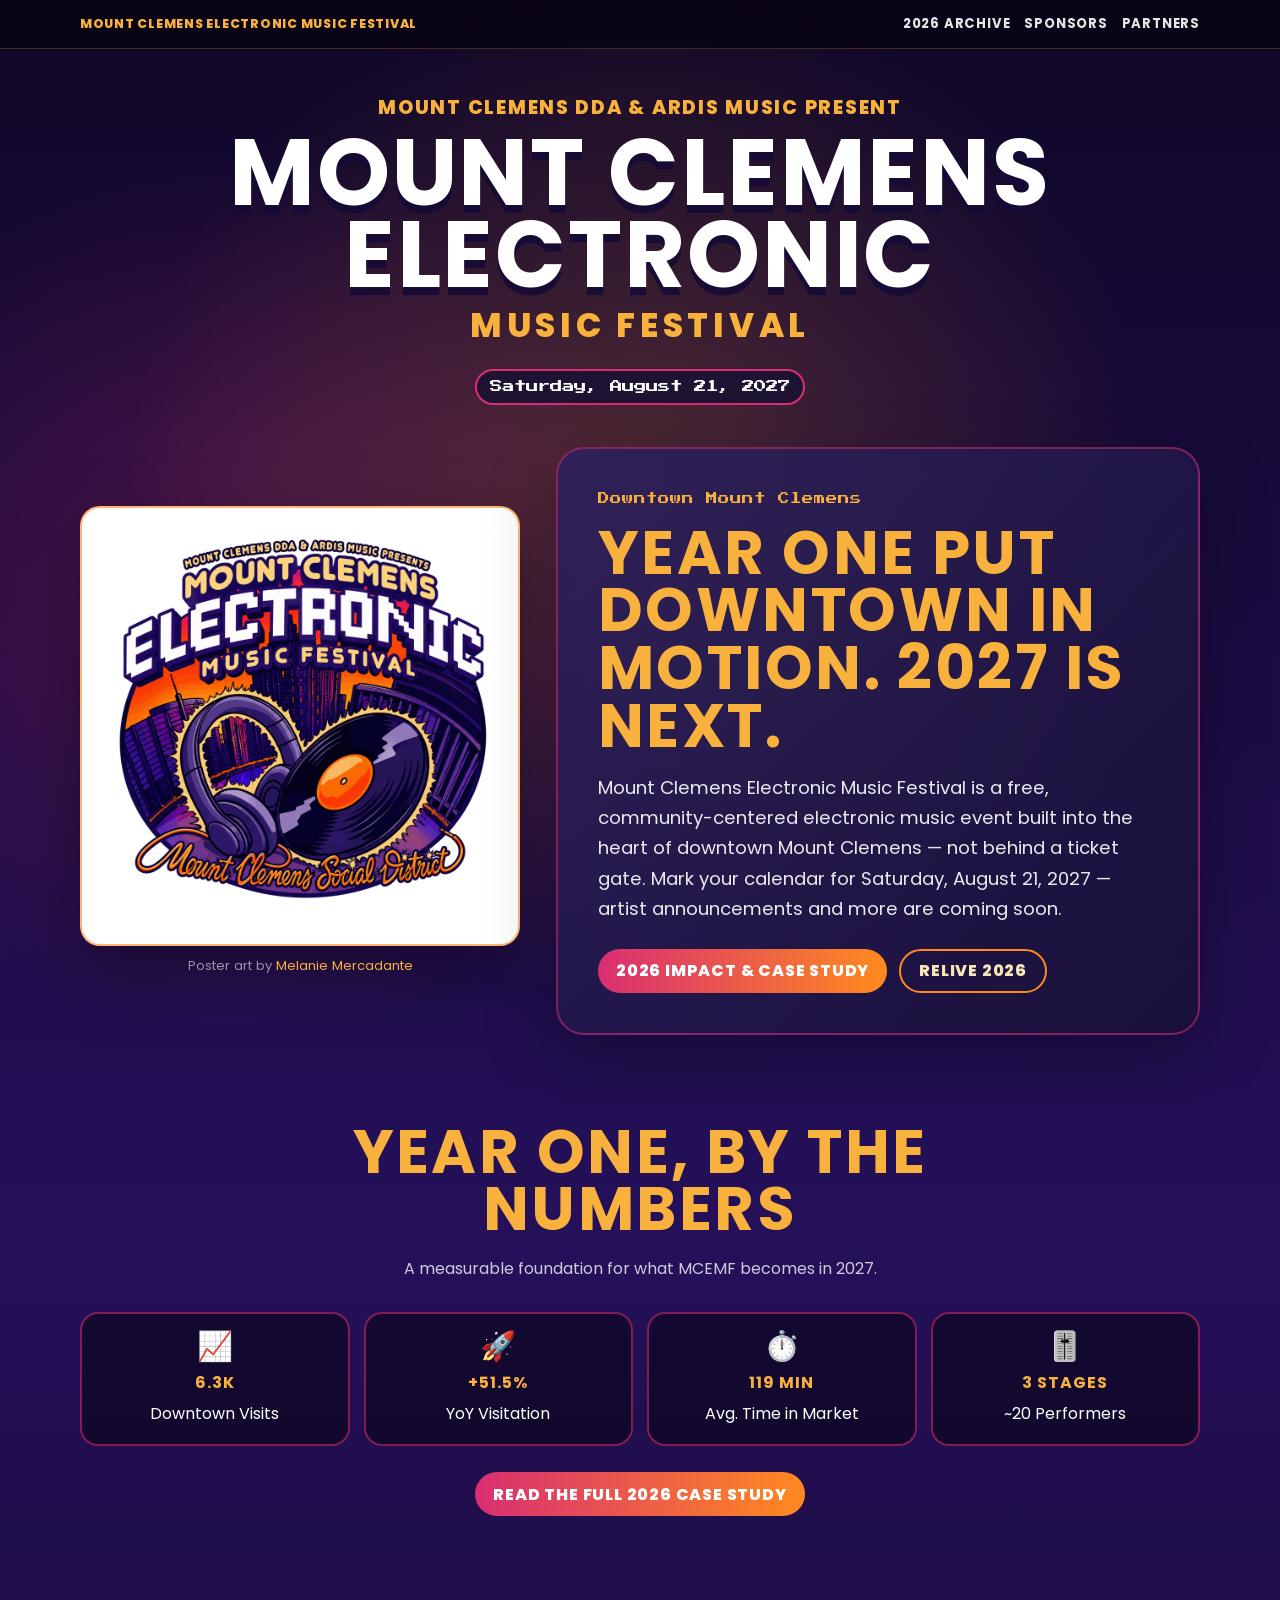
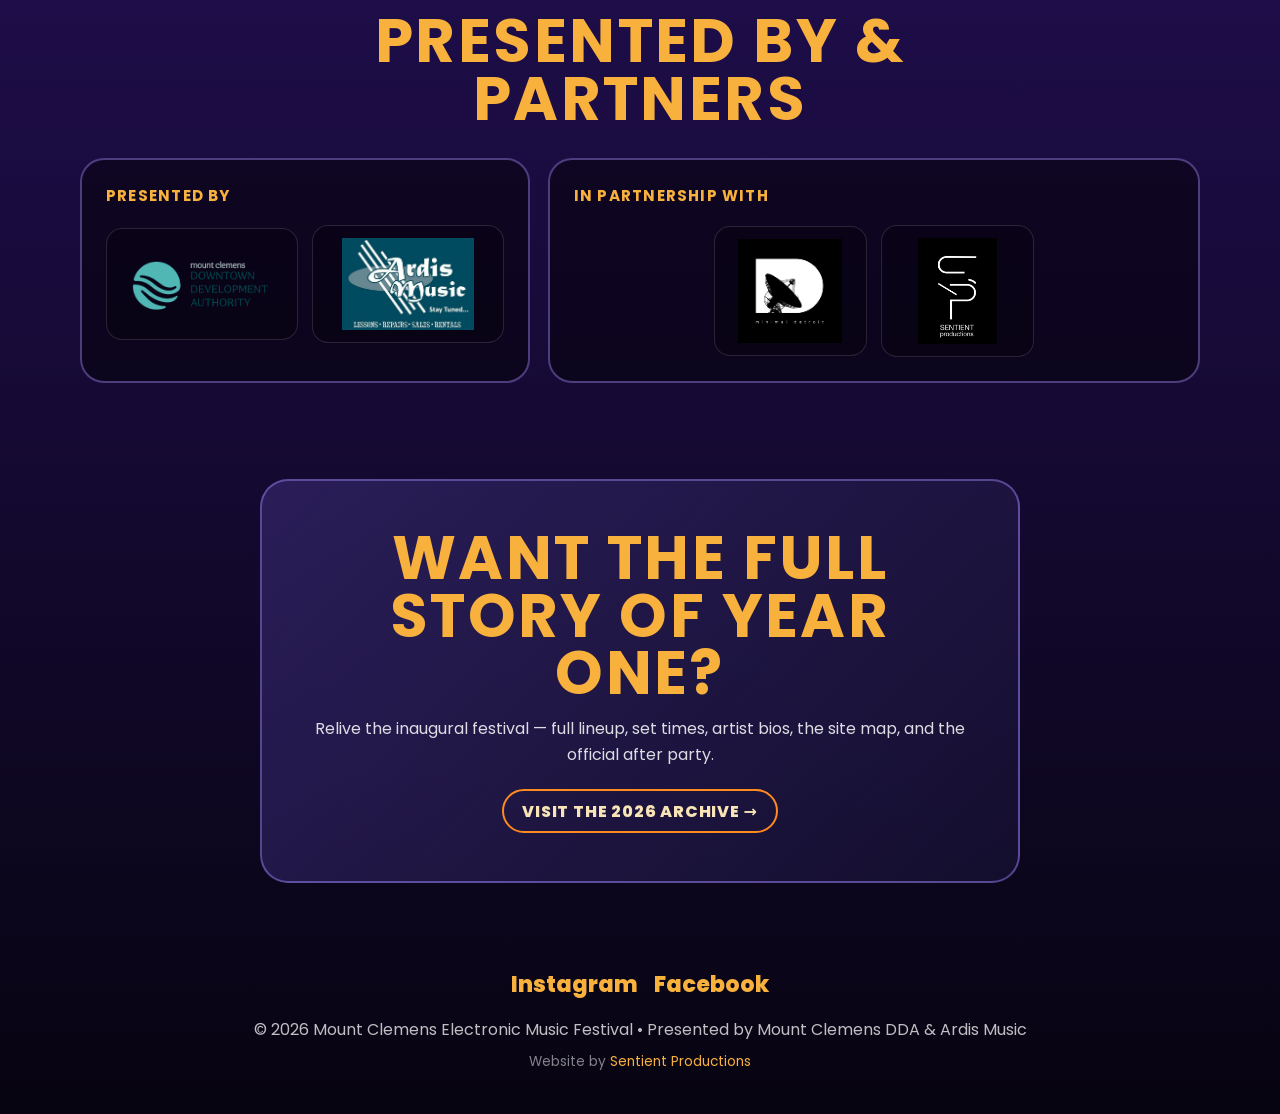
<file: index.html>
<!doctype html>
<html lang="en">
<head>
<meta charset="utf-8"><meta name="viewport" content="width=device-width, initial-scale=1">
<title>Mount Clemens Electronic Music Festival</title>
<meta name="description" content="Mount Clemens Electronic Music Festival returns Saturday, August 21, 2027. Free electronic music in downtown Mount Clemens, Michigan.">
<link rel="preconnect" href="https://fonts.googleapis.com"><link rel="preconnect" href="https://fonts.gstatic.com" crossorigin>
<link href="https://fonts.googleapis.com/css2?family=Poppins:wght@500;600;700;800&family=Press+Start+2P&display=swap" rel="stylesheet">
<link rel="icon" type="image/png" href="assets/logos/favicon-32.png"><link rel="apple-touch-icon" href="assets/logos/favicon-180.png"><link rel="stylesheet" href="assets/css/style.css">
<!-- Google tag (gtag.js) -->
<script async src="https://www.googletagmanager.com/gtag/js?id=G-82079Z3HRV"></script>
<script>
  window.dataLayer = window.dataLayer || [];
  function gtag(){dataLayer.push(arguments);}
  gtag('js', new Date());
  gtag('config', 'G-82079Z3HRV');
</script>
</head>
<body>
<div id="site-header"></div>
<header class="wrap"><div class="kicker">Mount Clemens DDA &amp; Ardis Music Present</div><h1>Mount Clemens<br>Electronic</h1><div class="subhead">Music Festival</div><div class="badges"><span class="badge">Saturday, August 21, 2027</span></div></header>
<main>
<section class="wrap hero" id="poster"><div><div class="poster-card poster-card-logo"><img src="assets/logos/mcemf-record-logo-color.png" alt="Mount Clemens Electronic Music Festival logo"></div><p class="poster-credit">Poster art by <a href="https://www.instagram.com/melmerkzartwerk" target="_blank" rel="noopener">Melanie Mercadante</a></p></div><div class="intro-card"><div class="eyebrow">Downtown Mount Clemens</div><h2>Year one put downtown in motion. 2027 is next.</h2><p>Mount Clemens Electronic Music Festival is a free, community-centered electronic music event built into the heart of downtown Mount Clemens &mdash; not behind a ticket gate. Mark your calendar for Saturday, August 21, 2027 &mdash; artist announcements and more are coming soon.</p><div class="cta-row"><a class="button" href="sponsors.html">2026 Impact &amp; Case Study</a><a class="button secondary" href="2026.html">Relive 2026</a></div></div></section>
<section class="wrap" id="recap-stats"><div class="section-head"><h2>Year One, By the Numbers</h2><p>A measurable foundation for what MCEMF becomes in 2027.</p></div><div class="info-strip"><div class="info-item"><div class="info-icon">📈</div><strong>6.3K</strong>Downtown Visits</div><div class="info-item"><div class="info-icon">🚀</div><strong>+51.5%</strong>YoY Visitation</div><div class="info-item"><div class="info-icon">⏱️</div><strong>119 min</strong>Avg. Time in Market</div><div class="info-item"><div class="info-icon">🎚️</div><strong>3 Stages</strong>~20 Performers</div></div><div class="cta-row" style="justify-content:center;margin-top:26px"><a class="button" href="sponsors.html">Read the Full 2026 Case Study</a></div></section>
<section class="wrap" id="partners"><div class="section-head"><h2>Presented By &amp; Partners</h2></div><div class="partners"><div class="partner-card"><h3>Presented By</h3><div class="logo-grid presented-grid"><a class="logo-link dda" href="https://downtownmountclemens.org/" target="_blank" rel="noopener"><img src="assets/logos/dda-logo.png" alt="Mount Clemens Downtown Development Authority logo"></a><a class="logo-link ardis" href="https://ardismusicstore.com/" target="_blank" rel="noopener"><img src="assets/logos/ardis-music-logo.jpg" alt="Ardis Music logo"></a></div></div><div class="partner-card"><h3>In Partnership With</h3><div class="logo-grid partnership-grid-2"><a class="logo-link minimal" href="https://www.facebook.com/groups/minimaldetroit/" target="_blank" rel="noopener"><img src="assets/logos/minimal-detroit-logo.jpg" alt="Minimal Detroit logo"></a><a class="logo-link sentient" href="https://www.sentientproductions.com/" target="_blank" rel="noopener"><img src="assets/logos/sentient-productions-logo.png" alt="Sentient Productions logo"></a></div></div></div></section>
<section class="wrap" id="archive-teaser"><div class="archive-teaser-card"><h2>Want the Full Story of Year One?</h2><p>Relive the inaugural festival &mdash; full lineup, set times, artist bios, the site map, and the official after party.</p><a class="button secondary" href="2026.html">Visit the 2026 Archive &rarr;</a></div></section>
</main>
<div id="site-footer"></div>
<script src="assets/js/include-partials.js"></script>
</body></html>
</file>
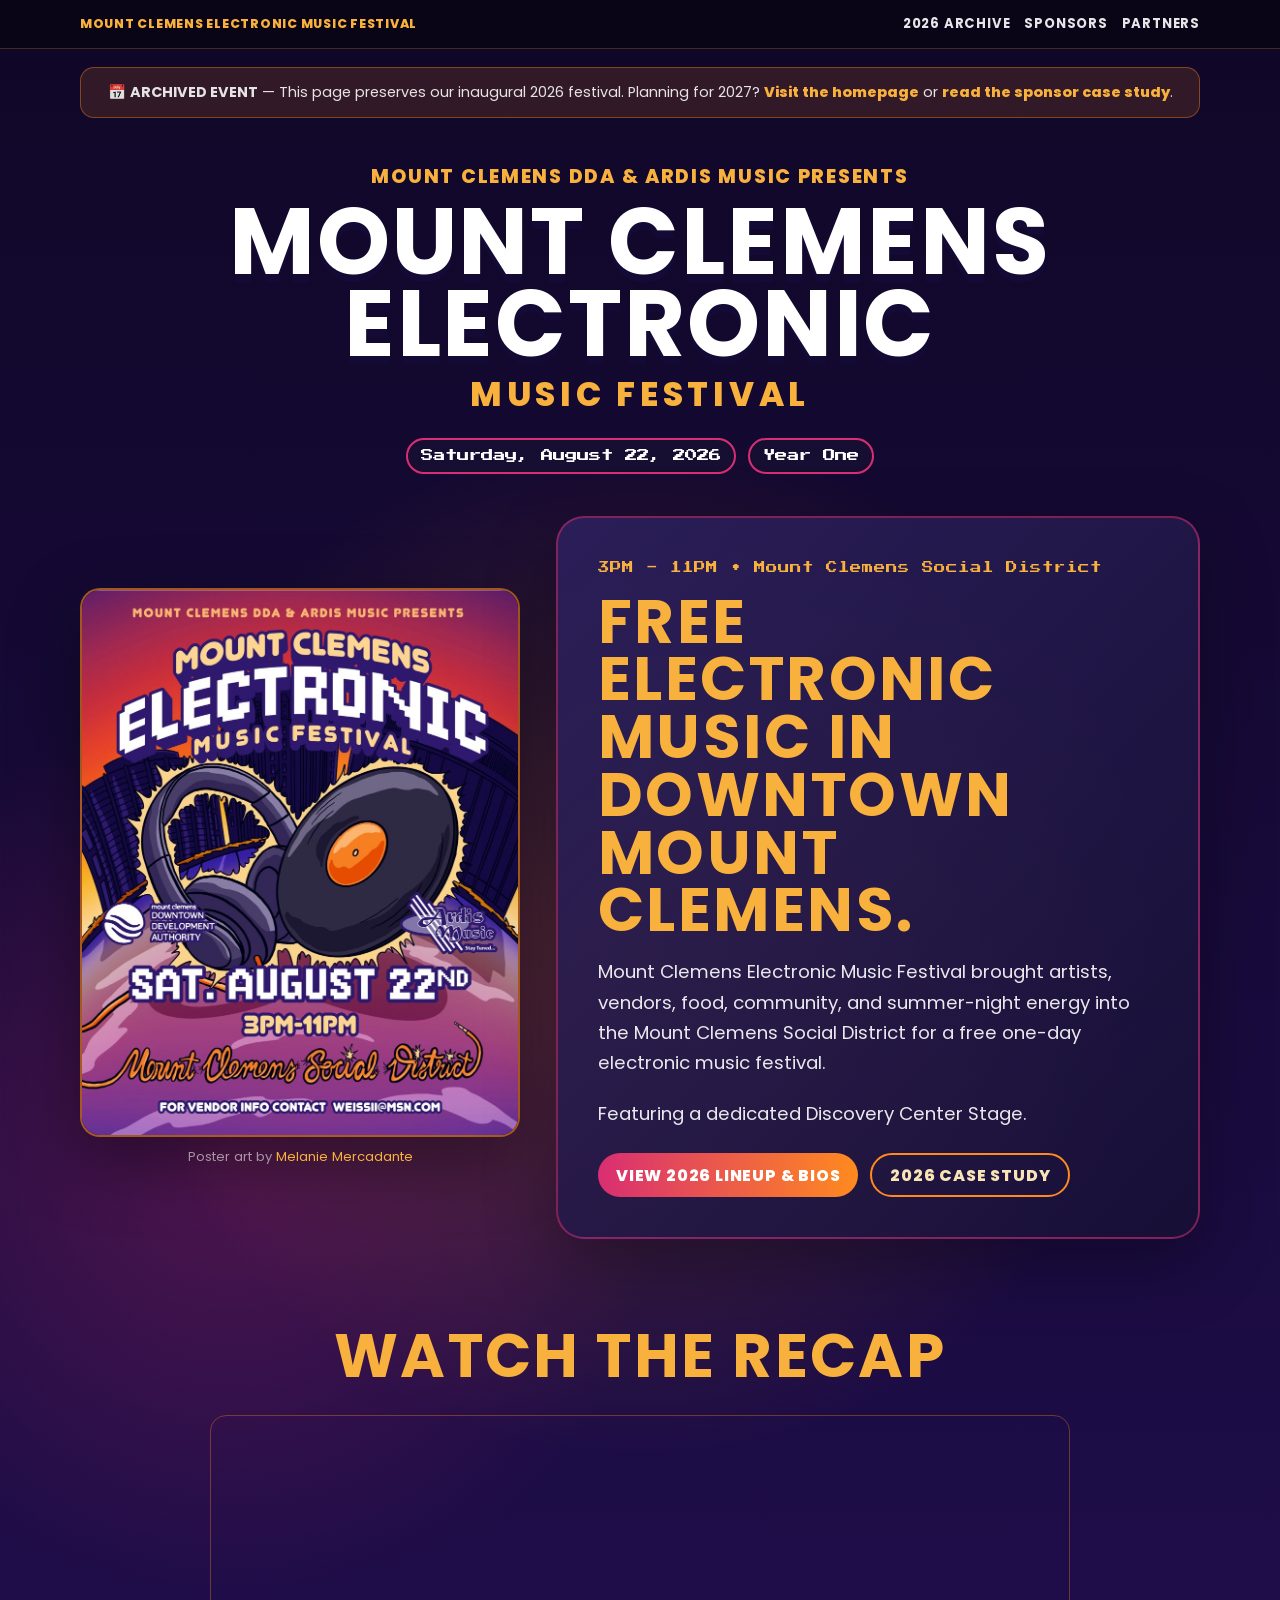
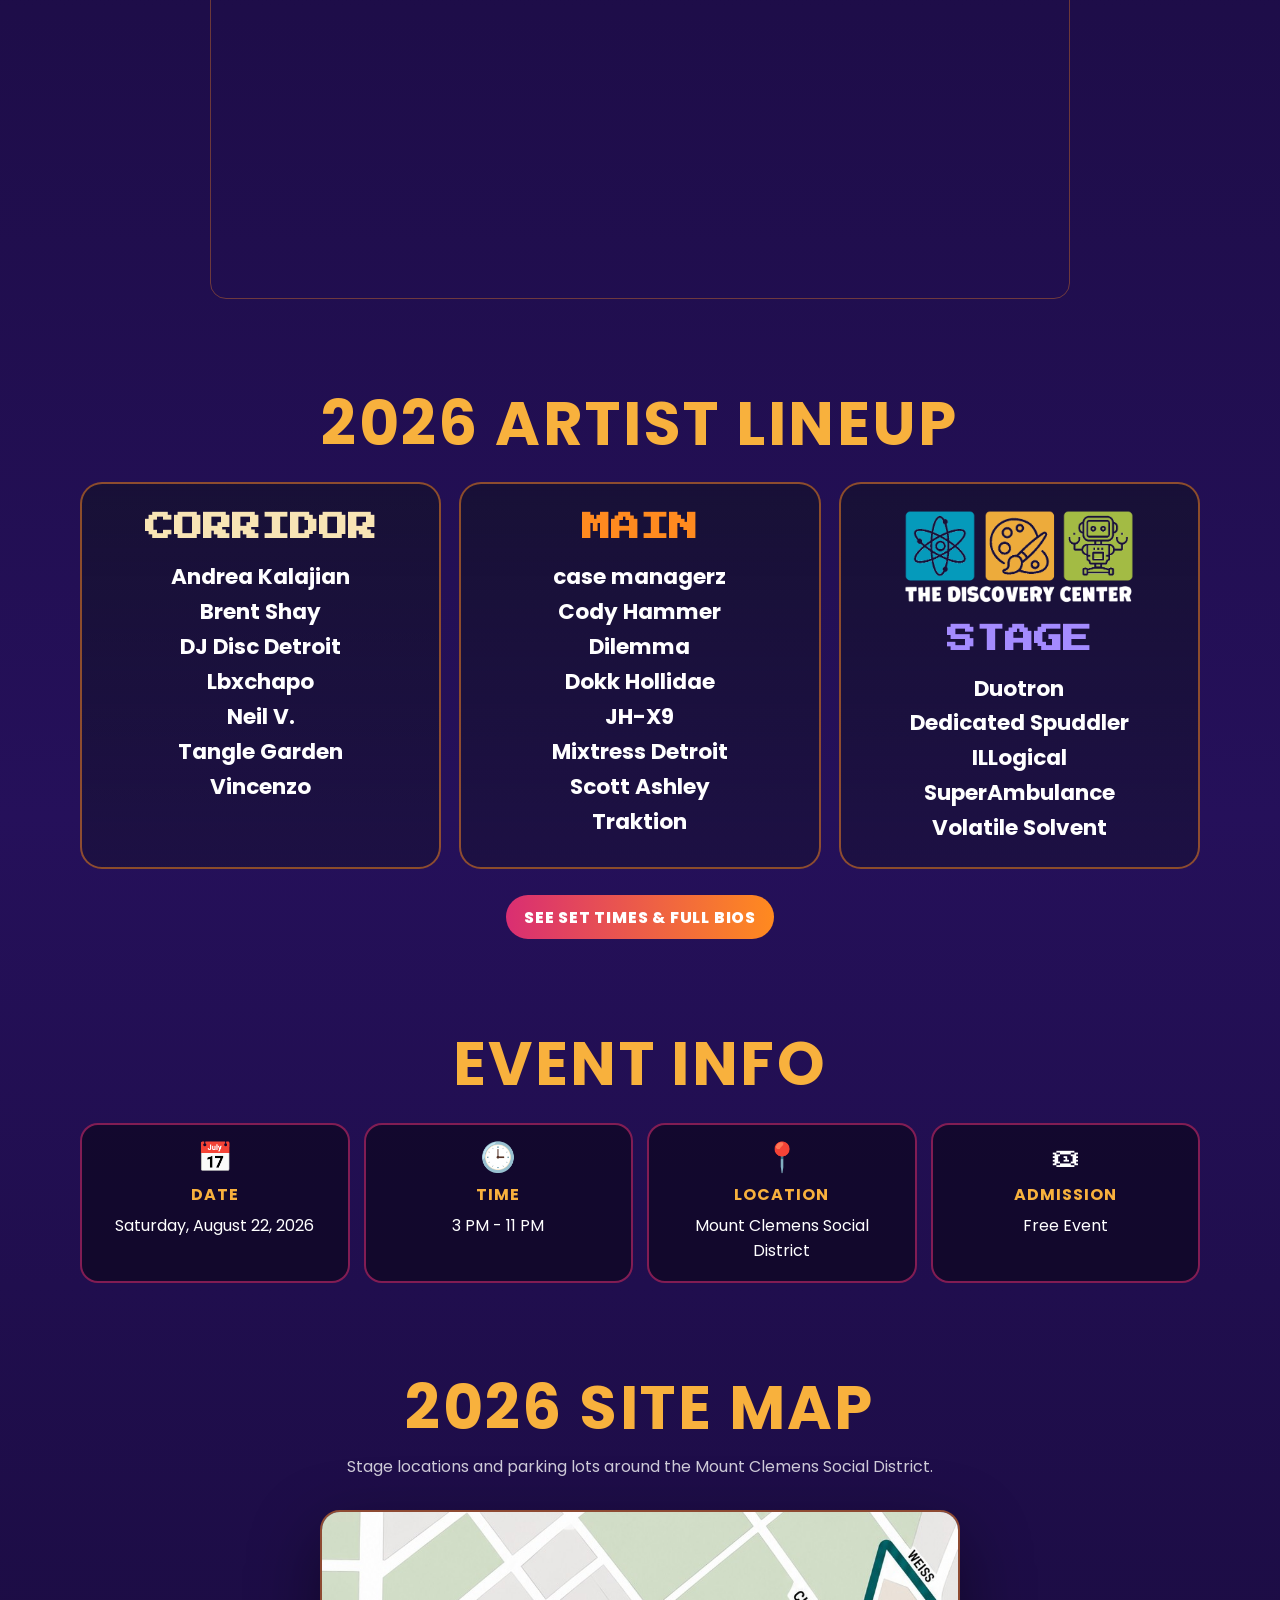
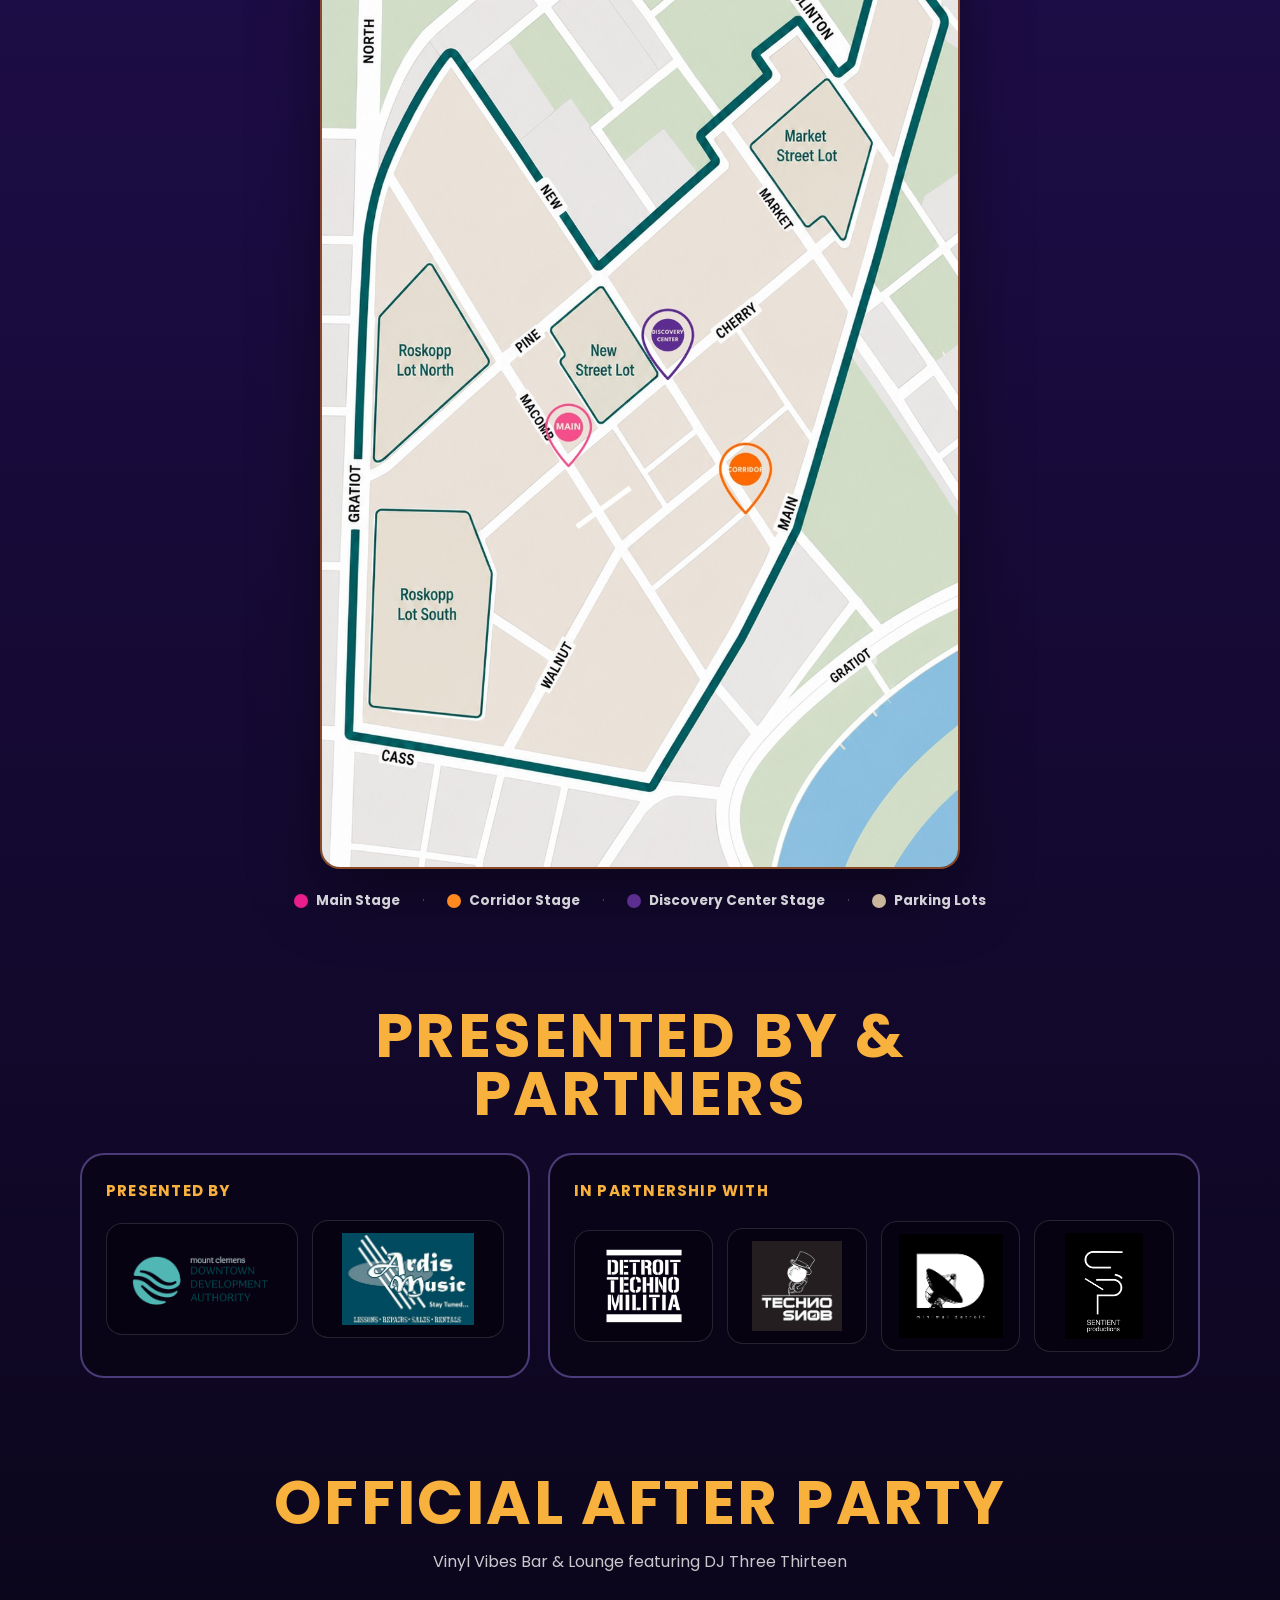
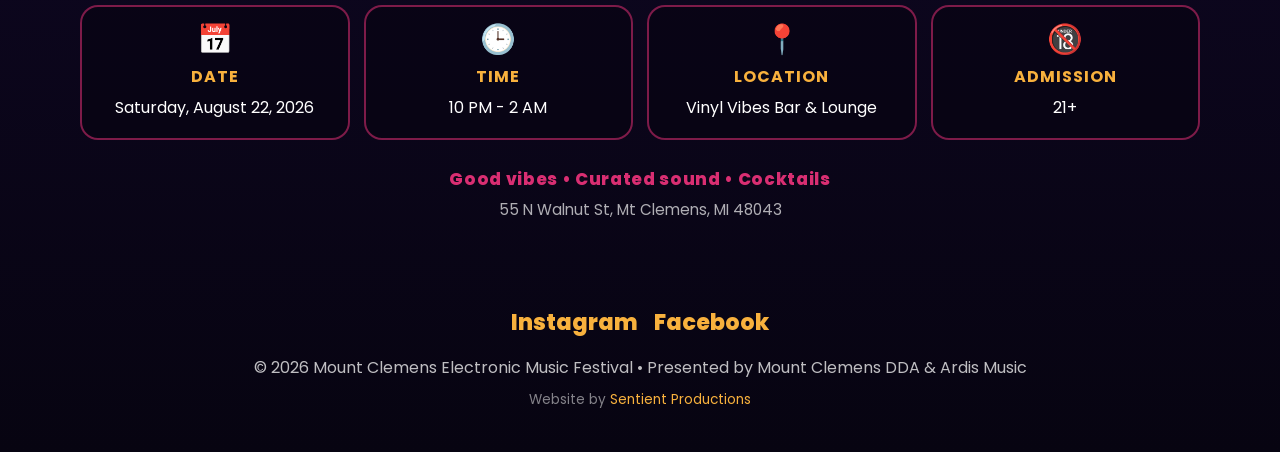
<file: 2026.html>
<!doctype html>
<html lang="en">
<head>
<meta charset="utf-8"><meta name="viewport" content="width=device-width, initial-scale=1">
<title>2026 Festival Archive | Mount Clemens Electronic Music Festival</title>
<meta name="description" content="Archive of the inaugural Mount Clemens Electronic Music Festival, held Saturday August 22, 2026 in downtown Mount Clemens.">
<link rel="preconnect" href="https://fonts.googleapis.com"><link rel="preconnect" href="https://fonts.gstatic.com" crossorigin>
<link href="https://fonts.googleapis.com/css2?family=Poppins:wght@500;600;700;800&family=Press+Start+2P&display=swap" rel="stylesheet">
<link rel="icon" type="image/png" href="assets/logos/favicon-32.png"><link rel="apple-touch-icon" href="assets/logos/favicon-180.png"><link rel="stylesheet" href="assets/css/style.css">
<!-- Google tag (gtag.js) -->
<script async src="https://www.googletagmanager.com/gtag/js?id=G-82079Z3HRV"></script>
<script>
  window.dataLayer = window.dataLayer || [];
  function gtag(){dataLayer.push(arguments);}
  gtag('js', new Date());
  gtag('config', 'G-82079Z3HRV');
</script>
</head>
<body>
<div id="site-header"></div>
<div class="archive-banner wrap">📅 <strong>ARCHIVED EVENT</strong> &mdash; This page preserves our inaugural 2026 festival. Planning for 2027? <a href="index.html">Visit the homepage</a> or <a href="sponsors.html">read the sponsor case study</a>.</div>
<header class="wrap"><div class="kicker">Mount Clemens DDA &amp; Ardis Music Presents</div><h1>Mount Clemens<br>Electronic</h1><div class="subhead">Music Festival</div><div class="badges"><span class="badge">Saturday, August 22, 2026</span><span class="badge">Year One</span></div></header>
<main>
<section class="wrap hero" id="poster"><div><div class="poster-card"><img src="assets/images/mcemf-poster-artwork.jpg" alt="Mount Clemens Electronic Music Festival promotional artwork"></div><p class="poster-credit">Poster art by <a href="https://www.instagram.com/melmerkzartwerk" target="_blank" rel="noopener">Melanie Mercadante</a></p></div><div class="intro-card"><div class="eyebrow">3PM - 11PM • Mount Clemens Social District</div><h2>Free electronic music in downtown Mount Clemens.</h2><p>Mount Clemens Electronic Music Festival brought artists, vendors, food, community, and summer-night energy into the Mount Clemens Social District for a free one-day electronic music festival.</p><p>Featuring a dedicated Discovery Center Stage.</p><div class="cta-row"><a class="button" href="artists.html">View 2026 Lineup &amp; Bios</a><a class="button secondary" href="sponsors.html">2026 Case Study</a></div></div></section>
<section class="wrap" id="video"><div class="section-head"><h2>Watch the Recap</h2></div><div class="video-frame"><iframe src="https://www.youtube.com/embed/o_YmSGUX3s0?si=b1OY8ZmqiHuNFAgk" title="YouTube video player" frameborder="0" allow="accelerometer; autoplay; clipboard-write; encrypted-media; gyroscope; picture-in-picture; web-share" referrerpolicy="strict-origin-when-cross-origin" allowfullscreen></iframe></div></section>
<section class="wrap" id="lineup"><div class="section-head"><h2>2026 Artist Lineup</h2></div><div class="lineup-grid"><article class="stage corridor"><h3>Corridor</h3><ul class="artists"><li>Andrea Kalajian</li><li>Brent Shay</li><li>DJ Disc Detroit</li><li>Lbxchapo</li><li>Neil V.</li><li>Tangle Garden</li><li>Vincenzo</li></ul></article><article class="stage main"><h3>Main</h3><ul class="artists"><li>case managerz</li><li>Cody Hammer</li><li>Dilemma</li><li>Dokk Hollidae</li><li>JH-X9</li><li>Mixtress Detroit</li><li>Scott Ashley</li><li>Traktion</li></ul></article><article class="stage discovery"><img class="zone-logo" src="assets/logos/discovery-center-logo.png" alt="The Discovery Center logo"><h3>Stage</h3><ul class="artists"><li>Duotron</li><li>Dedicated Spuddler</li><li>ILLogical</li><li>SuperAmbulance</li><li>Volatile Solvent</li></ul></article></div><div class="cta-row" style="justify-content:center;margin-top:26px"><a class="button" href="artists.html">See Set Times &amp; Full Bios</a></div></section>
<section class="wrap" id="info"><div class="section-head"><h2>Event Info</h2></div><div class="info-strip"><div class="info-item"><div class="info-icon">📅</div><strong>Date</strong>Saturday, August 22, 2026</div><div class="info-item"><div class="info-icon">🕒</div><strong>Time</strong>3 PM - 11 PM</div><div class="info-item"><div class="info-icon">📍</div><strong>Location</strong>Mount Clemens Social District</div><div class="info-item"><div class="info-icon">🎟</div><strong>Admission</strong>Free Event</div></div></section>
<section class="wrap" id="map"><div class="section-head"><h2>2026 Site Map</h2><p>Stage locations and parking lots around the Mount Clemens Social District.</p></div><div class="map-card"><img src="assets/images/mcemf-site-map.jpg" alt="Map of festival stage locations and parking lots in downtown Mount Clemens"></div><div class="map-legend"><span><i class="dot main"></i>Main Stage</span><span class="sep">&middot;</span><span><i class="dot corridor"></i>Corridor Stage</span><span class="sep">&middot;</span><span><i class="dot discovery"></i>Discovery Center Stage</span><span class="sep">&middot;</span><span><i class="dot lot"></i>Parking Lots</span></div></section>
<section class="wrap" id="partners"><div class="section-head"><h2>Presented By &amp; Partners</h2></div><div class="partners"><div class="partner-card"><h3>Presented By</h3><div class="logo-grid presented-grid"><a class="logo-link dda" href="https://downtownmountclemens.org/" target="_blank" rel="noopener"><img src="assets/logos/dda-logo.png" alt="Mount Clemens Downtown Development Authority logo"></a><a class="logo-link ardis" href="https://ardismusicstore.com/" target="_blank" rel="noopener"><img src="assets/logos/ardis-music-logo.jpg" alt="Ardis Music logo"></a></div></div><div class="partner-card"><h3>In Partnership With</h3><div class="logo-grid partnership-grid"><a class="logo-link dtm" href="https://www.detroittechnomilitia.com/" target="_blank" rel="noopener"><img src="assets/logos/techno-militia-logo.png" alt="Detroit Techno Militia logo"></a><a class="logo-link snob" href="https://www.techno-snob.com/" target="_blank" rel="noopener"><img src="assets/logos/techno-snob-logo.jpg" alt="Techno Snob logo"></a><a class="logo-link minimal" href="https://www.facebook.com/groups/minimaldetroit/" target="_blank" rel="noopener"><img src="assets/logos/minimal-detroit-logo.jpg" alt="Minimal Detroit logo"></a><a class="logo-link sentient" href="https://www.sentientproductions.com/" target="_blank" rel="noopener"><img src="assets/logos/sentient-productions-logo.png" alt="Sentient Productions logo"></a></div></div></div></section>
<section class="wrap" id="afterparty"><div class="section-head"><h2>Official After Party</h2><p>Vinyl Vibes Bar &amp; Lounge featuring DJ Three Thirteen</p></div><div class="info-strip"><div class="info-item"><div class="info-icon">📅</div><strong>Date</strong>Saturday, August 22, 2026</div><div class="info-item"><div class="info-icon">🕒</div><strong>Time</strong>10 PM - 2 AM</div><div class="info-item"><div class="info-icon">📍</div><strong>Location</strong>Vinyl Vibes Bar &amp; Lounge</div><div class="info-item"><div class="info-icon">🔞</div><strong>Admission</strong>21+</div></div><p class="afterparty-tagline">Good vibes &bull; Curated sound &bull; Cocktails</p><p class="afterparty-address">55 N Walnut St, Mt Clemens, MI 48043</p></section>
</main>
<div id="site-footer"></div>
<script src="assets/js/include-partials.js"></script>
</body></html>
</file>
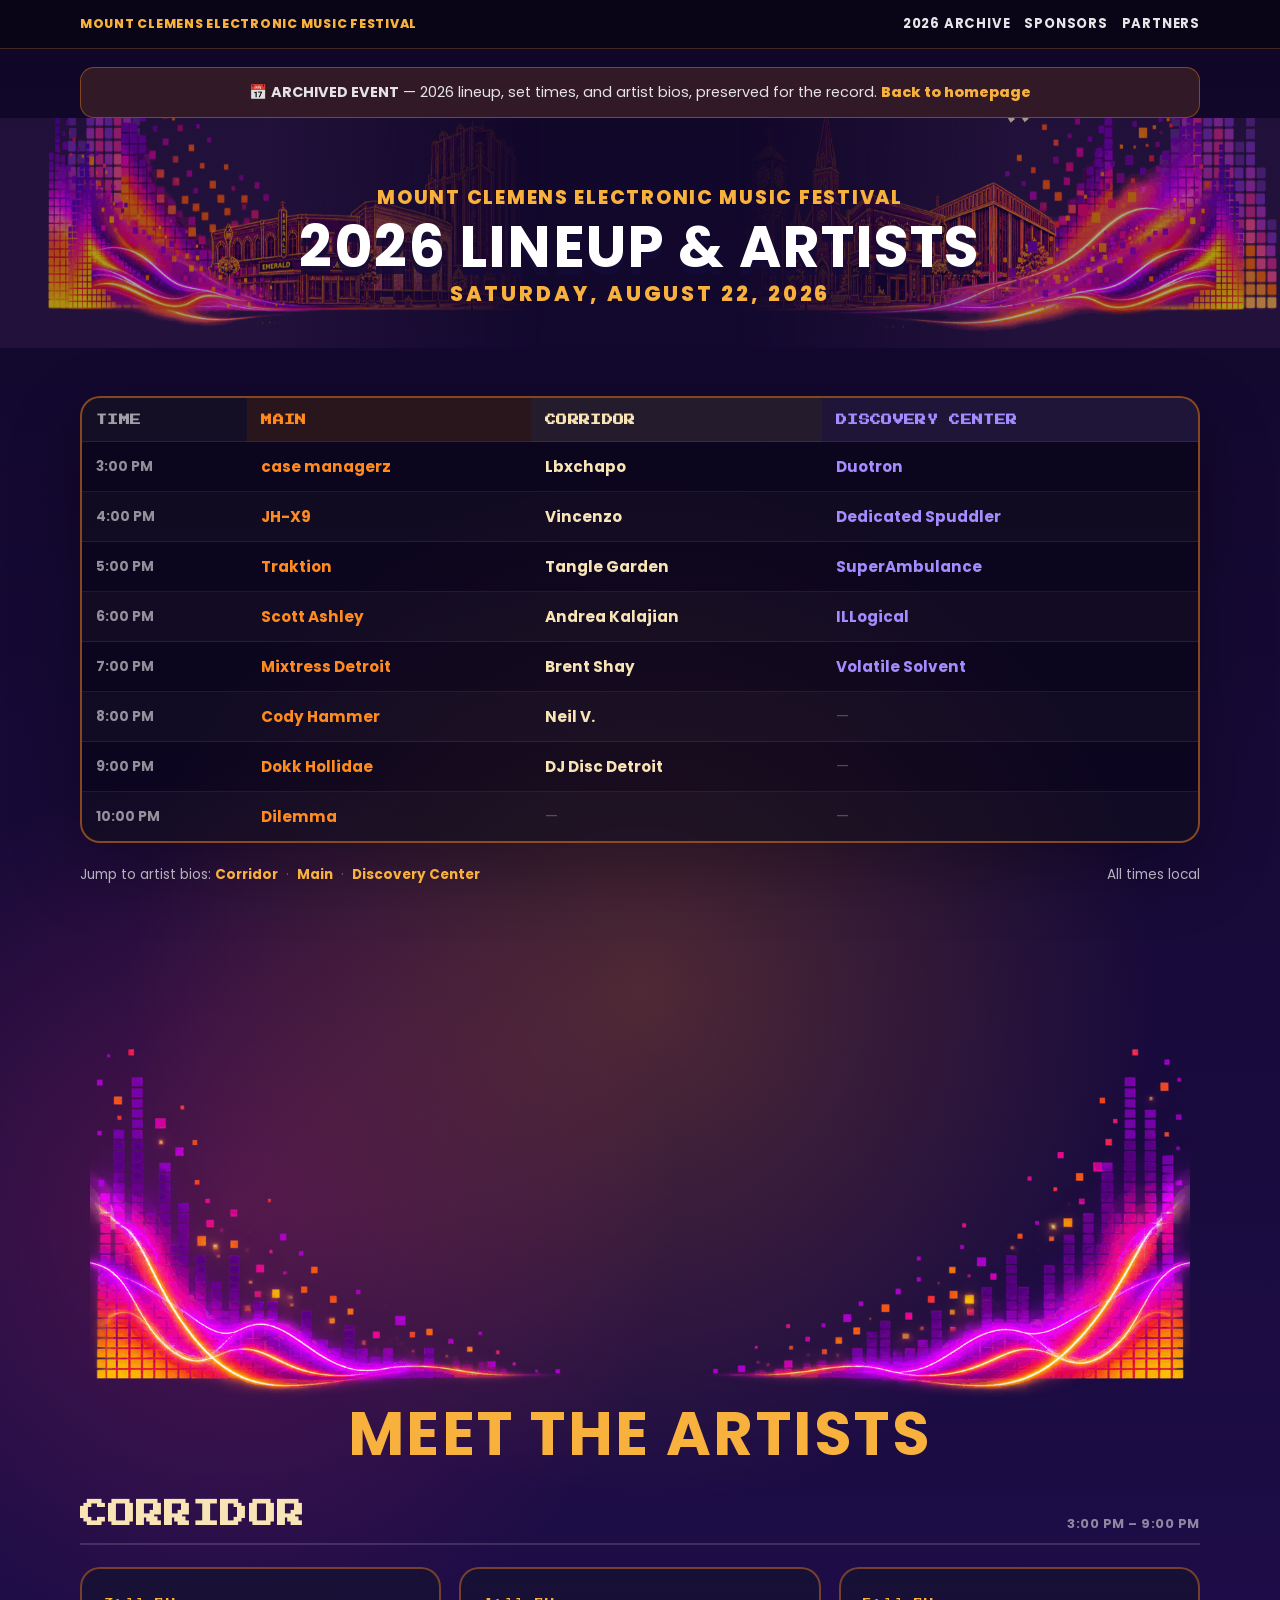
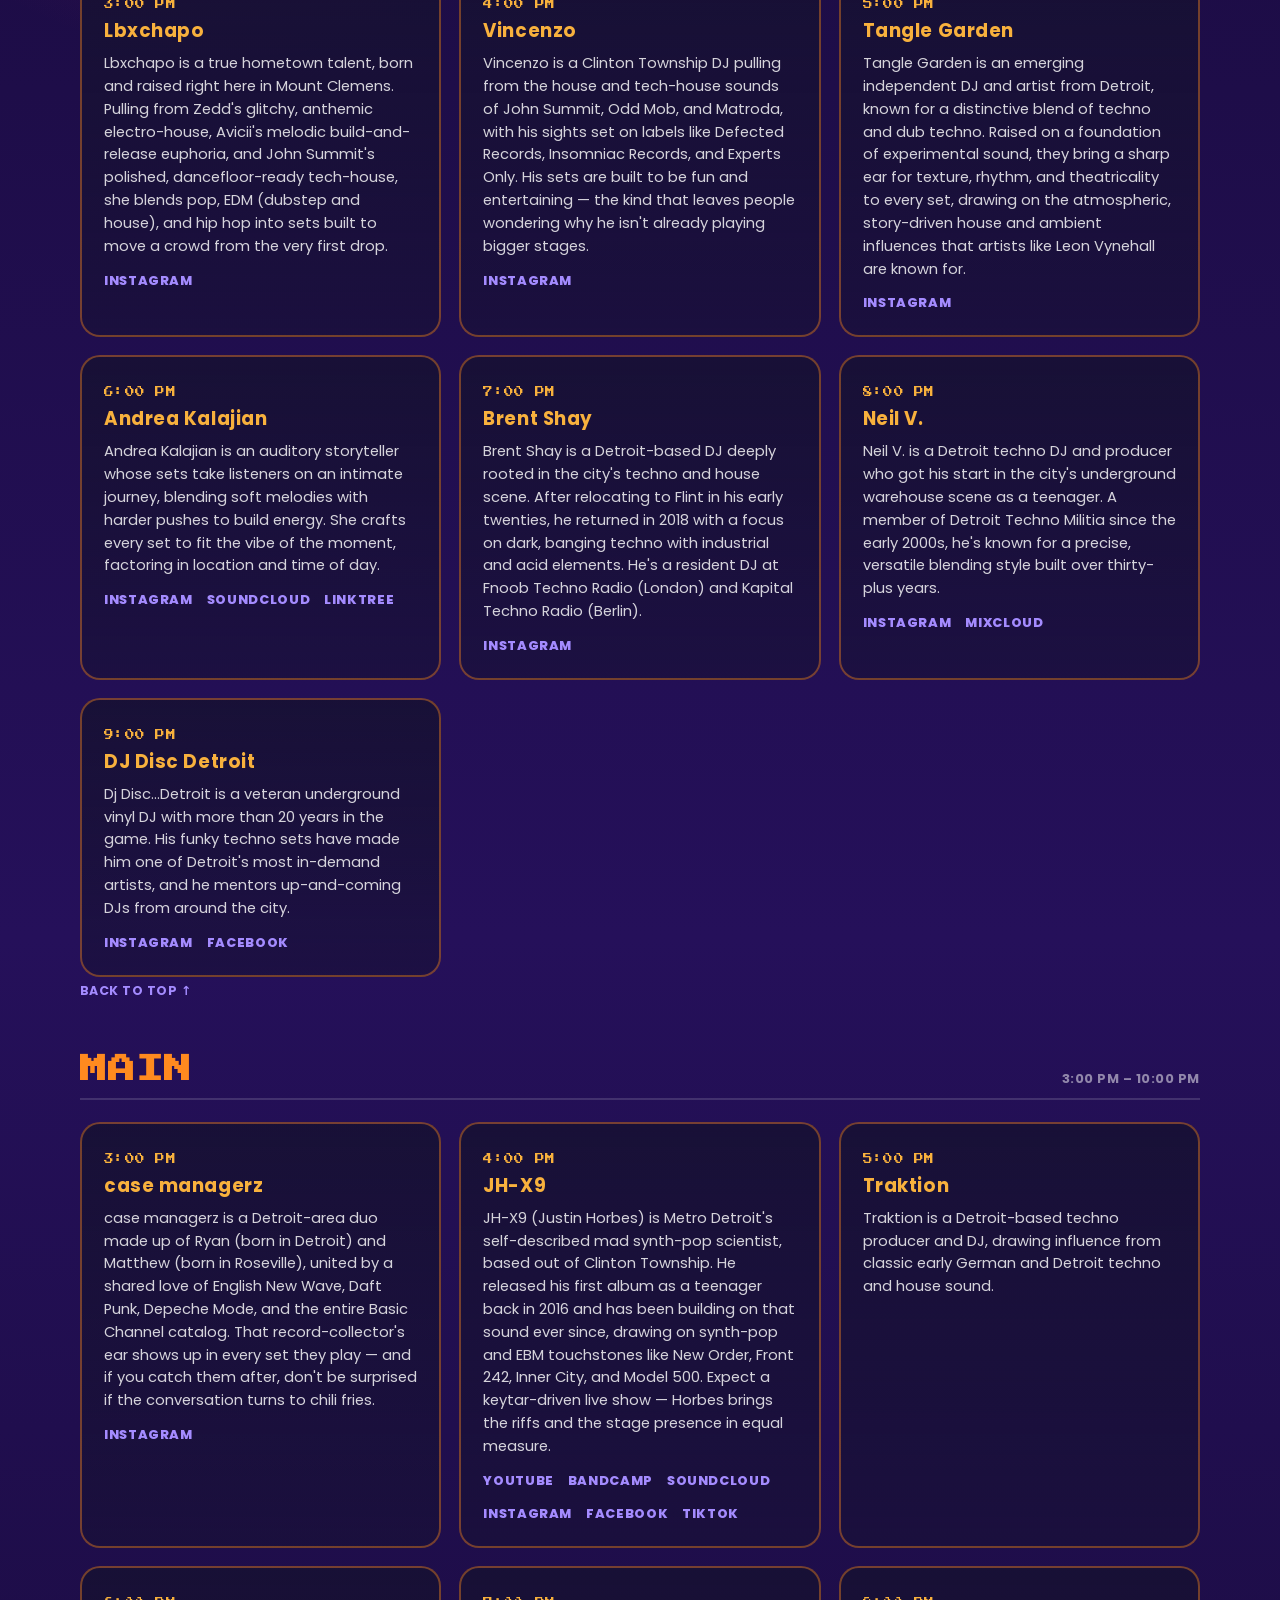
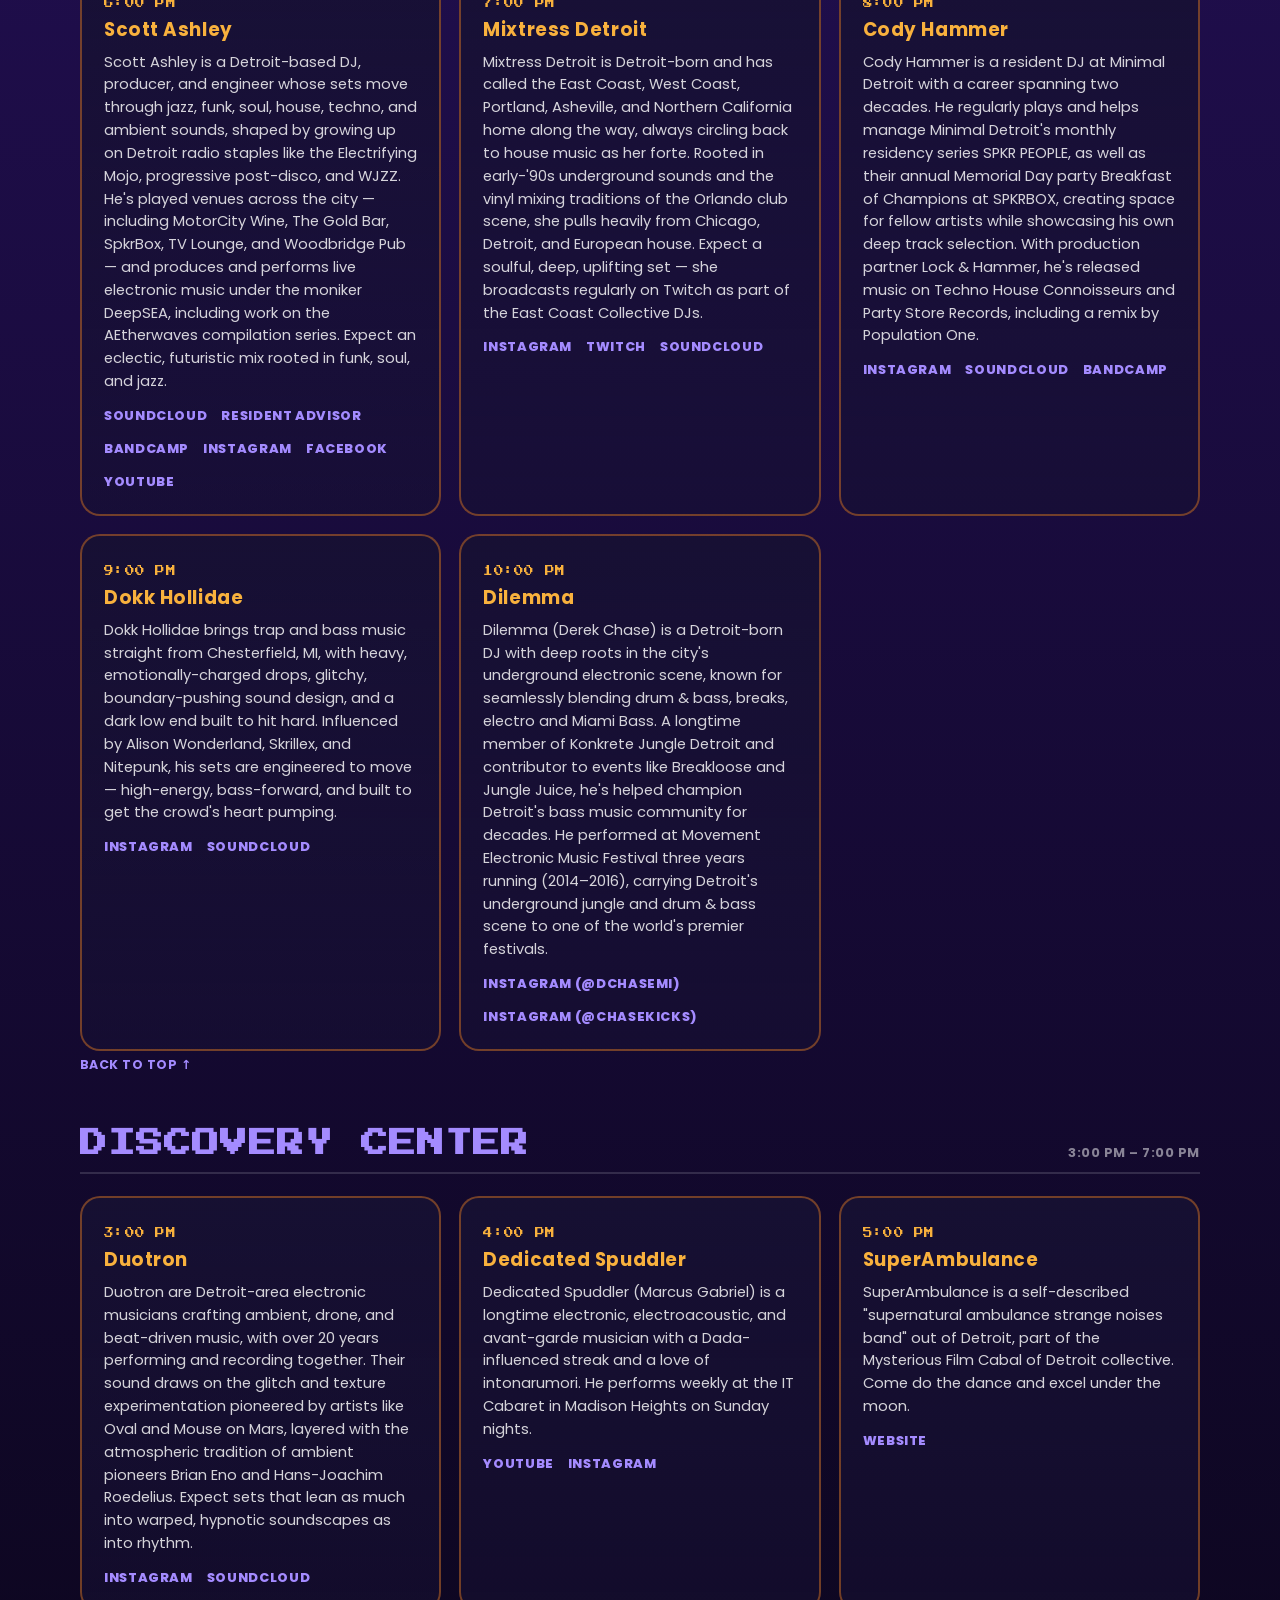
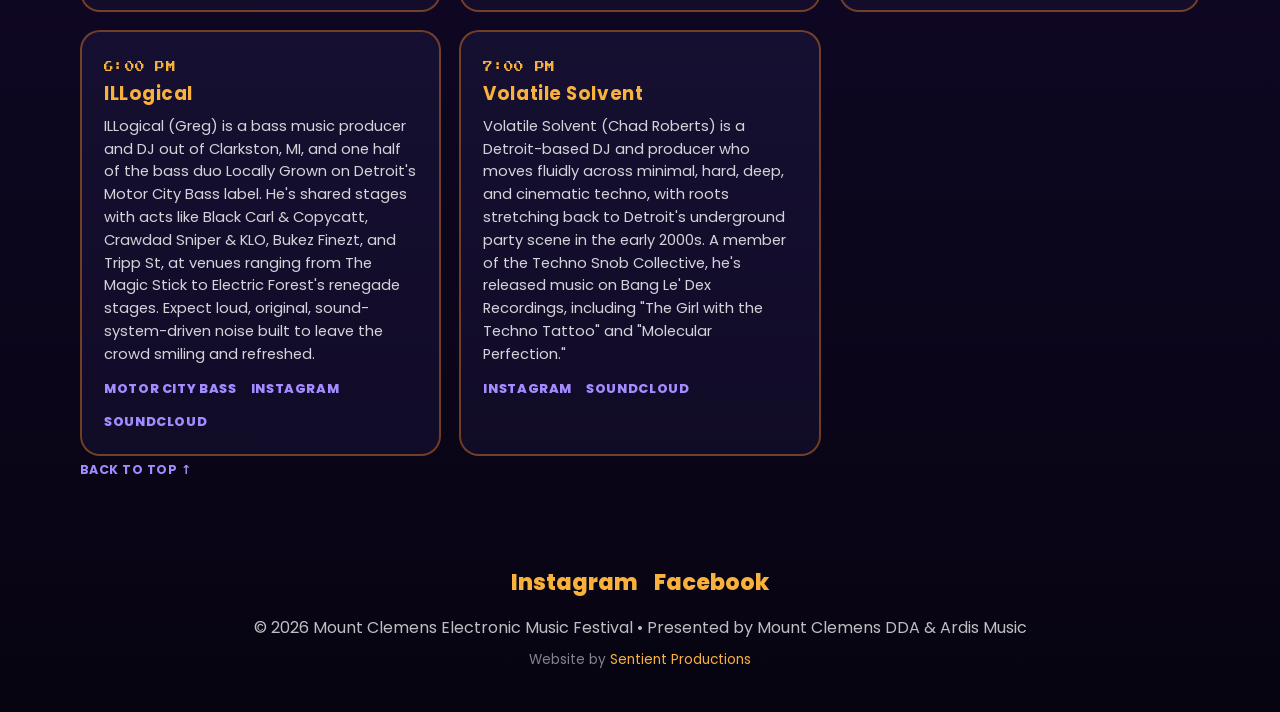
<file: artists.html>
<!doctype html>
<html lang="en">
<head>
<meta charset="utf-8"><meta name="viewport" content="width=device-width, initial-scale=1">
<title>2026 Artists Archive | Mount Clemens Electronic Music Festival</title>
<meta name="description" content="Meet the DJs and artists performing at the Mount Clemens Electronic Music Festival, Saturday August 22, 2026.">
<link rel="preconnect" href="https://fonts.googleapis.com"><link rel="preconnect" href="https://fonts.gstatic.com" crossorigin>
<link href="https://fonts.googleapis.com/css2?family=Poppins:wght@500;600;700;800&family=Press+Start+2P&display=swap" rel="stylesheet">
<link rel="icon" type="image/png" href="assets/logos/favicon-32.png"><link rel="apple-touch-icon" href="assets/logos/favicon-180.png"><link rel="stylesheet" href="assets/css/style.css">
<!-- Google tag (gtag.js) -->
<script async src="https://www.googletagmanager.com/gtag/js?id=G-82079Z3HRV"></script>
<script>
  window.dataLayer = window.dataLayer || [];
  function gtag(){dataLayer.push(arguments);}
  gtag('js', new Date());
  gtag('config', 'G-82079Z3HRV');
</script>
</head>
<body>
<div id="site-header"></div>
<div class="archive-banner wrap">📅 <strong>ARCHIVED EVENT</strong> &mdash; 2026 lineup, set times, and artist bios, preserved for the record. <a href="index.html">Back to homepage</a></div>
<header class="skyline-header" id="schedule-top"><img class="skyline-side skyline-left" src="assets/images/skyline-left.png" alt=""><div class="wrap skyline-header-text"><div class="kicker">Mount Clemens Electronic Music Festival</div><h1 style="font-size:clamp(2rem,6vw,3.6rem)">2026 Lineup &amp; Artists</h1><div class="subhead" style="font-size:clamp(.9rem,2vw,1.3rem)">Saturday, August 22, 2026</div></div><img class="skyline-side skyline-right" src="assets/images/skyline-right.png" alt=""></header>
<main>
<section class="wrap" id="schedule">
<div class="schedule-wrap">
<table class="schedule">
<thead><tr><th class="time-col">Time</th><th class="main-col">Main</th><th class="corridor-col">Corridor</th><th class="discovery-col">Discovery Center</th></tr></thead>
<tbody>
<tr><td class="time-col">3:00 PM</td><td class="main-col"><a href="#case-managerz">case managerz</a></td><td class="corridor-col"><a href="#lbxchapo">Lbxchapo</a></td><td class="discovery-col"><a href="#duotron">Duotron</a></td></tr><tr><td class="time-col">4:00 PM</td><td class="main-col"><a href="#jh-x9">JH-X9</a></td><td class="corridor-col"><a href="#vincenzo">Vincenzo</a></td><td class="discovery-col"><a href="#dedicated-spuddler">Dedicated Spuddler</a></td></tr><tr><td class="time-col">5:00 PM</td><td class="main-col"><a href="#traktion">Traktion</a></td><td class="corridor-col"><a href="#tangle-garden">Tangle Garden</a></td><td class="discovery-col"><a href="#superambulance">SuperAmbulance</a></td></tr><tr><td class="time-col">6:00 PM</td><td class="main-col"><a href="#scott-ashley">Scott Ashley</a></td><td class="corridor-col"><a href="#andrea-kalajian">Andrea Kalajian</a></td><td class="discovery-col"><a href="#illogical">ILLogical</a></td></tr><tr><td class="time-col">7:00 PM</td><td class="main-col"><a href="#mixtress-detroit">Mixtress Detroit</a></td><td class="corridor-col"><a href="#brent-shay">Brent Shay</a></td><td class="discovery-col"><a href="#volatile-solvent">Volatile Solvent</a></td></tr><tr><td class="time-col">8:00 PM</td><td class="main-col"><a href="#cody-hammer">Cody Hammer</a></td><td class="corridor-col"><a href="#neil-v">Neil V.</a></td><td class="discovery-col empty">—</td></tr><tr><td class="time-col">9:00 PM</td><td class="main-col"><a href="#dokk-hollidae">Dokk Hollidae</a></td><td class="corridor-col"><a href="#dj-disc-detroit">DJ Disc Detroit</a></td><td class="discovery-col empty">—</td></tr><tr><td class="time-col">10:00 PM</td><td class="main-col"><a href="#dilemma">Dilemma</a></td><td class="corridor-col empty">—</td><td class="discovery-col empty">—</td></tr>
</tbody>
</table>
</div>
<div class="schedule-meta"><div class="jump">Jump to artist bios:
<a href="#corridor-stage">Corridor</a><span>&middot;</span><a href="#main-stage">Main</a><span>&middot;</span><a href="#discovery-stage">Discovery Center</a>
</div><div>All times local</div></div>
</section>
<section class="wrap" id="artists-list">
<div class="equalizer-divider"><img src="assets/images/equalizer-graphic.png" alt=""></div>
<div class="meet-artists-head"><h2>Meet the Artists</h2></div>
<div class="stage-section corridor" id="corridor-stage">
<div class="stage-section-head"><h2>Corridor</h2><span class="stage-time">3:00 PM &ndash; 9:00 PM</span></div>
<div class="artists-grid">
<article class="artist-card" id="lbxchapo"><span class="time">3:00 PM</span><h3>Lbxchapo</h3><p class="bio">Lbxchapo is a true hometown talent, born and raised right here in Mount Clemens. Pulling from Zedd's glitchy, anthemic electro-house, Avicii's melodic build-and-release euphoria, and John Summit's polished, dancefloor-ready tech-house, she blends pop, EDM (dubstep and house), and hip hop into sets built to move a crowd from the very first drop.</p><div class="artist-links"><a href="https://www.instagram.com/lbxchapo/" target="_blank" rel="noopener">Instagram</a></div></article><article class="artist-card" id="vincenzo"><span class="time">4:00 PM</span><h3>Vincenzo</h3><p class="bio">Vincenzo is a Clinton Township DJ pulling from the house and tech-house sounds of John Summit, Odd Mob, and Matroda, with his sights set on labels like Defected Records, Insomniac Records, and Experts Only. His sets are built to be fun and entertaining — the kind that leaves people wondering why he isn't already playing bigger stages.</p><div class="artist-links"><a href="https://www.instagram.com/vincenzomusic_/" target="_blank" rel="noopener">Instagram</a></div></article><article class="artist-card" id="tangle-garden"><span class="time">5:00 PM</span><h3>Tangle Garden</h3><p class="bio">Tangle Garden is an emerging independent DJ and artist from Detroit, known for a distinctive blend of techno and dub techno. Raised on a foundation of experimental sound, they bring a sharp ear for texture, rhythm, and theatricality to every set, drawing on the atmospheric, story-driven house and ambient influences that artists like Leon Vynehall are known for.</p><div class="artist-links"><a href="https://www.instagram.com/tangle_garden" target="_blank" rel="noopener">Instagram</a></div></article><article class="artist-card" id="andrea-kalajian"><span class="time">6:00 PM</span><h3>Andrea Kalajian</h3><p class="bio">Andrea Kalajian is an auditory storyteller whose sets take listeners on an intimate journey, blending soft melodies with harder pushes to build energy. She crafts every set to fit the vibe of the moment, factoring in location and time of day.</p><div class="artist-links"><a href="https://www.instagram.com/andrea.kalajian/" target="_blank" rel="noopener">Instagram</a><a href="https://soundcloud.com/andreakalajian" target="_blank" rel="noopener">SoundCloud</a><a href="https://linktr.ee/andrea.kalajian" target="_blank" rel="noopener">Linktree</a></div></article><article class="artist-card" id="brent-shay"><span class="time">7:00 PM</span><h3>Brent Shay</h3><p class="bio">Brent Shay is a Detroit-based DJ deeply rooted in the city's techno and house scene. After relocating to Flint in his early twenties, he returned in 2018 with a focus on dark, banging techno with industrial and acid elements. He's a resident DJ at Fnoob Techno Radio (London) and Kapital Techno Radio (Berlin).</p><div class="artist-links"><a href="https://www.instagram.com/brentshay1/" target="_blank" rel="noopener">Instagram</a></div></article><article class="artist-card" id="neil-v"><span class="time">8:00 PM</span><h3>Neil V.</h3><p class="bio">Neil V. is a Detroit techno DJ and producer who got his start in the city's underground warehouse scene as a teenager. A member of Detroit Techno Militia since the early 2000s, he's known for a precise, versatile blending style built over thirty-plus years.</p><div class="artist-links"><a href="https://www.instagram.com/djneilv/" target="_blank" rel="noopener">Instagram</a><a href="https://www.mixcloud.com/neilv/" target="_blank" rel="noopener">Mixcloud</a></div></article><article class="artist-card" id="dj-disc-detroit"><span class="time">9:00 PM</span><h3>DJ Disc Detroit</h3><p class="bio">Dj Disc...Detroit is a veteran underground vinyl DJ with more than 20 years in the game. His funky techno sets have made him one of Detroit's most in-demand artists, and he mentors up-and-coming DJs from around the city.</p><div class="artist-links"><a href="https://www.instagram.com/djdiscdetroit2/" target="_blank" rel="noopener">Instagram</a><a href="https://www.facebook.com/DiscDetroit/" target="_blank" rel="noopener">Facebook</a></div></article>
</div>
<a class="back-to-top" href="#schedule-top">Back to top &uarr;</a>
</div><div class="stage-section main" id="main-stage">
<div class="stage-section-head"><h2>Main</h2><span class="stage-time">3:00 PM &ndash; 10:00 PM</span></div>
<div class="artists-grid">
<article class="artist-card" id="case-managerz"><span class="time">3:00 PM</span><h3>case managerz</h3><p class="bio">case managerz is a Detroit-area duo made up of Ryan (born in Detroit) and Matthew (born in Roseville), united by a shared love of English New Wave, Daft Punk, Depeche Mode, and the entire Basic Channel catalog. That record-collector's ear shows up in every set they play — and if you catch them after, don't be surprised if the conversation turns to chili fries.</p><div class="artist-links"><a href="https://www.instagram.com/case_managerz/" target="_blank" rel="noopener">Instagram</a></div></article><article class="artist-card" id="jh-x9"><span class="time">4:00 PM</span><h3>JH-X9</h3><p class="bio">JH-X9 (Justin Horbes) is Metro Detroit's self-described mad synth-pop scientist, based out of Clinton Township. He released his first album as a teenager back in 2016 and has been building on that sound ever since, drawing on synth-pop and EBM touchstones like New Order, Front 242, Inner City, and Model 500. Expect a keytar-driven live show — Horbes brings the riffs and the stage presence in equal measure.</p><div class="artist-links"><a href="https://www.youtube.com/@jhx9vevo" target="_blank" rel="noopener">YouTube</a><a href="https://jh-x9.bandcamp.com/" target="_blank" rel="noopener">Bandcamp</a><a href="https://soundcloud.com/justin-horbes" target="_blank" rel="noopener">SoundCloud</a><a href="https://www.instagram.com/horbes_deluxe/" target="_blank" rel="noopener">Instagram</a><a href="https://www.facebook.com/JHX9Music/" target="_blank" rel="noopener">Facebook</a><a href="https://www.tiktok.com/@jhx970" target="_blank" rel="noopener">TikTok</a></div></article><article class="artist-card" id="traktion"><span class="time">5:00 PM</span><h3>Traktion</h3><p class="bio">Traktion is a Detroit-based techno producer and DJ, drawing influence from classic early German and Detroit techno and house sound.</p><div class="artist-links"></div></article><article class="artist-card" id="scott-ashley"><span class="time">6:00 PM</span><h3>Scott Ashley</h3><p class="bio">Scott Ashley is a Detroit-based DJ, producer, and engineer whose sets move through jazz, funk, soul, house, techno, and ambient sounds, shaped by growing up on Detroit radio staples like the Electrifying Mojo, progressive post-disco, and WJZZ. He's played venues across the city — including MotorCity Wine, The Gold Bar, SpkrBox, TV Lounge, and Woodbridge Pub — and produces and performs live electronic music under the moniker DeepSEA, including work on the AEtherwaves compilation series. Expect an eclectic, futuristic mix rooted in funk, soul, and jazz.</p><div class="artist-links"><a href="https://soundcloud.com/deepsea_detroit" target="_blank" rel="noopener">SoundCloud</a><a href="https://ra.co/dj/scottashley" target="_blank" rel="noopener">Resident Advisor</a><a href="https://aetherwaves.bandcamp.com" target="_blank" rel="noopener">Bandcamp</a><a href="https://www.instagram.com/deepsea313/" target="_blank" rel="noopener">Instagram</a><a href="https://www.facebook.com/scott.ashley.14" target="_blank" rel="noopener">Facebook</a><a href="https://www.youtube.com/channel/UC00hx5KXVNK40Y_YQh_6X4Q" target="_blank" rel="noopener">YouTube</a></div></article><article class="artist-card" id="mixtress-detroit"><span class="time">7:00 PM</span><h3>Mixtress Detroit</h3><p class="bio">Mixtress Detroit is Detroit-born and has called the East Coast, West Coast, Portland, Asheville, and Northern California home along the way, always circling back to house music as her forte. Rooted in early-'90s underground sounds and the vinyl mixing traditions of the Orlando club scene, she pulls heavily from Chicago, Detroit, and European house. Expect a soulful, deep, uplifting set — she broadcasts regularly on Twitch as part of the East Coast Collective DJs.</p><div class="artist-links"><a href="https://www.instagram.com/mixtress_detroit/" target="_blank" rel="noopener">Instagram</a><a href="https://www.twitch.tv/mixtress_detroit" target="_blank" rel="noopener">Twitch</a><a href="https://on.soundcloud.com/vqRXVbdxIBMA5Gf4j5" target="_blank" rel="noopener">SoundCloud</a></div></article><article class="artist-card" id="cody-hammer"><span class="time">8:00 PM</span><h3>Cody Hammer</h3><p class="bio">Cody Hammer is a resident DJ at Minimal Detroit with a career spanning two decades. He regularly plays and helps manage Minimal Detroit's monthly residency series SPKR PEOPLE, as well as their annual Memorial Day party Breakfast of Champions at SPKRBOX, creating space for fellow artists while showcasing his own deep track selection. With production partner Lock & Hammer, he's released music on Techno House Connoisseurs and Party Store Records, including a remix by Population One.</p><div class="artist-links"><a href="https://www.instagram.com/codychammer/" target="_blank" rel="noopener">Instagram</a><a href="https://soundcloud.com/chammer" target="_blank" rel="noopener">SoundCloud</a><a href="https://technohouseconnoisseurs.bandcamp.com/track/lock-and-hammer-damn-anthem" target="_blank" rel="noopener">Bandcamp</a></div></article><article class="artist-card" id="dokk-hollidae"><span class="time">9:00 PM</span><h3>Dokk Hollidae</h3><p class="bio">Dokk Hollidae brings trap and bass music straight from Chesterfield, MI, with heavy, emotionally-charged drops, glitchy, boundary-pushing sound design, and a dark low end built to hit hard. Influenced by Alison Wonderland, Skrillex, and Nitepunk, his sets are engineered to move — high-energy, bass-forward, and built to get the crowd's heart pumping.</p><div class="artist-links"><a href="https://www.instagram.com/dokk_hollidae" target="_blank" rel="noopener">Instagram</a><a href="https://on.soundcloud.com/Hm9RV8ChlB7QMzj3vG" target="_blank" rel="noopener">SoundCloud</a></div></article><article class="artist-card" id="dilemma"><span class="time">10:00 PM</span><h3>Dilemma</h3><p class="bio">Dilemma (Derek Chase) is a Detroit-born DJ with deep roots in the city's underground electronic scene, known for seamlessly blending drum & bass, breaks, electro and Miami Bass. A longtime member of Konkrete Jungle Detroit and contributor to events like Breakloose and Jungle Juice, he's helped champion Detroit's bass music community for decades. He performed at Movement Electronic Music Festival three years running (2014–2016), carrying Detroit's underground jungle and drum & bass scene to one of the world's premier festivals.</p><div class="artist-links"><a href="https://www.instagram.com/dchasemi" target="_blank" rel="noopener">Instagram (@dchasemi)</a><a href="https://www.instagram.com/chasekicks" target="_blank" rel="noopener">Instagram (@chasekicks)</a></div></article>
</div>
<a class="back-to-top" href="#schedule-top">Back to top &uarr;</a>
</div><div class="stage-section discovery" id="discovery-stage">
<div class="stage-section-head"><h2>Discovery Center</h2><span class="stage-time">3:00 PM &ndash; 7:00 PM</span></div>
<div class="artists-grid">
<article class="artist-card" id="duotron"><span class="time">3:00 PM</span><h3>Duotron</h3><p class="bio">Duotron are Detroit-area electronic musicians crafting ambient, drone, and beat-driven music, with over 20 years performing and recording together. Their sound draws on the glitch and texture experimentation pioneered by artists like Oval and Mouse on Mars, layered with the atmospheric tradition of ambient pioneers Brian Eno and Hans-Joachim Roedelius. Expect sets that lean as much into warped, hypnotic soundscapes as into rhythm.</p><div class="artist-links"><a href="https://www.instagram.com/underglass8/" target="_blank" rel="noopener">Instagram</a><a href="https://soundcloud.com/duotron" target="_blank" rel="noopener">SoundCloud</a></div></article><article class="artist-card" id="dedicated-spuddler"><span class="time">4:00 PM</span><h3>Dedicated Spuddler</h3><p class="bio">Dedicated Spuddler (Marcus Gabriel) is a longtime electronic, electroacoustic, and avant-garde musician with a Dada-influenced streak and a love of intonarumori. He performs weekly at the IT Cabaret in Madison Heights on Sunday nights.</p><div class="artist-links"><a href="https://youtube.com/@dedicatedspuddler7641" target="_blank" rel="noopener">YouTube</a><a href="https://www.instagram.com/marcusg259" target="_blank" rel="noopener">Instagram</a></div></article><article class="artist-card" id="superambulance"><span class="time">5:00 PM</span><h3>SuperAmbulance</h3><p class="bio">SuperAmbulance is a self-described "supernatural ambulance strange noises band" out of Detroit, part of the Mysterious Film Cabal of Detroit collective. Come do the dance and excel under the moon.</p><div class="artist-links"><a href="https://mysteriousfilmcabalofdetroit.neocities.org/superambulance" target="_blank" rel="noopener">Website</a></div></article><article class="artist-card" id="illogical"><span class="time">6:00 PM</span><h3>ILLogical</h3><p class="bio">ILLogical (Greg) is a bass music producer and DJ out of Clarkston, MI, and one half of the bass duo Locally Grown on Detroit's Motor City Bass label. He's shared stages with acts like Black Carl & Copycatt, Crawdad Sniper & KLO, Bukez Finezt, and Tripp St, at venues ranging from The Magic Stick to Electric Forest's renegade stages. Expect loud, original, sound-system-driven noise built to leave the crowd smiling and refreshed.</p><div class="artist-links"><a href="https://www.motorcitybass.com" target="_blank" rel="noopener">Motor City Bass</a><a href="https://www.instagram.com/dropbassmusic/" target="_blank" rel="noopener">Instagram</a><a href="https://on.soundcloud.com/jK9Gly77o4CD0jwNye" target="_blank" rel="noopener">SoundCloud</a></div></article><article class="artist-card" id="volatile-solvent"><span class="time">7:00 PM</span><h3>Volatile Solvent</h3><p class="bio">Volatile Solvent (Chad Roberts) is a Detroit-based DJ and producer who moves fluidly across minimal, hard, deep, and cinematic techno, with roots stretching back to Detroit's underground party scene in the early 2000s. A member of the Techno Snob Collective, he's released music on Bang Le' Dex Recordings, including "The Girl with the Techno Tattoo" and "Molecular Perfection."</p><div class="artist-links"><a href="https://www.instagram.com/volatile_solvent/" target="_blank" rel="noopener">Instagram</a><a href="https://soundcloud.com/volatilesolvent" target="_blank" rel="noopener">SoundCloud</a></div></article>
</div>
<a class="back-to-top" href="#schedule-top">Back to top &uarr;</a>
</div>
</section>
</main>
<div id="site-footer"></div>
<script src="assets/js/include-partials.js"></script>
<script src="assets/js/now-playing.js"></script>
</body></html>
</file>
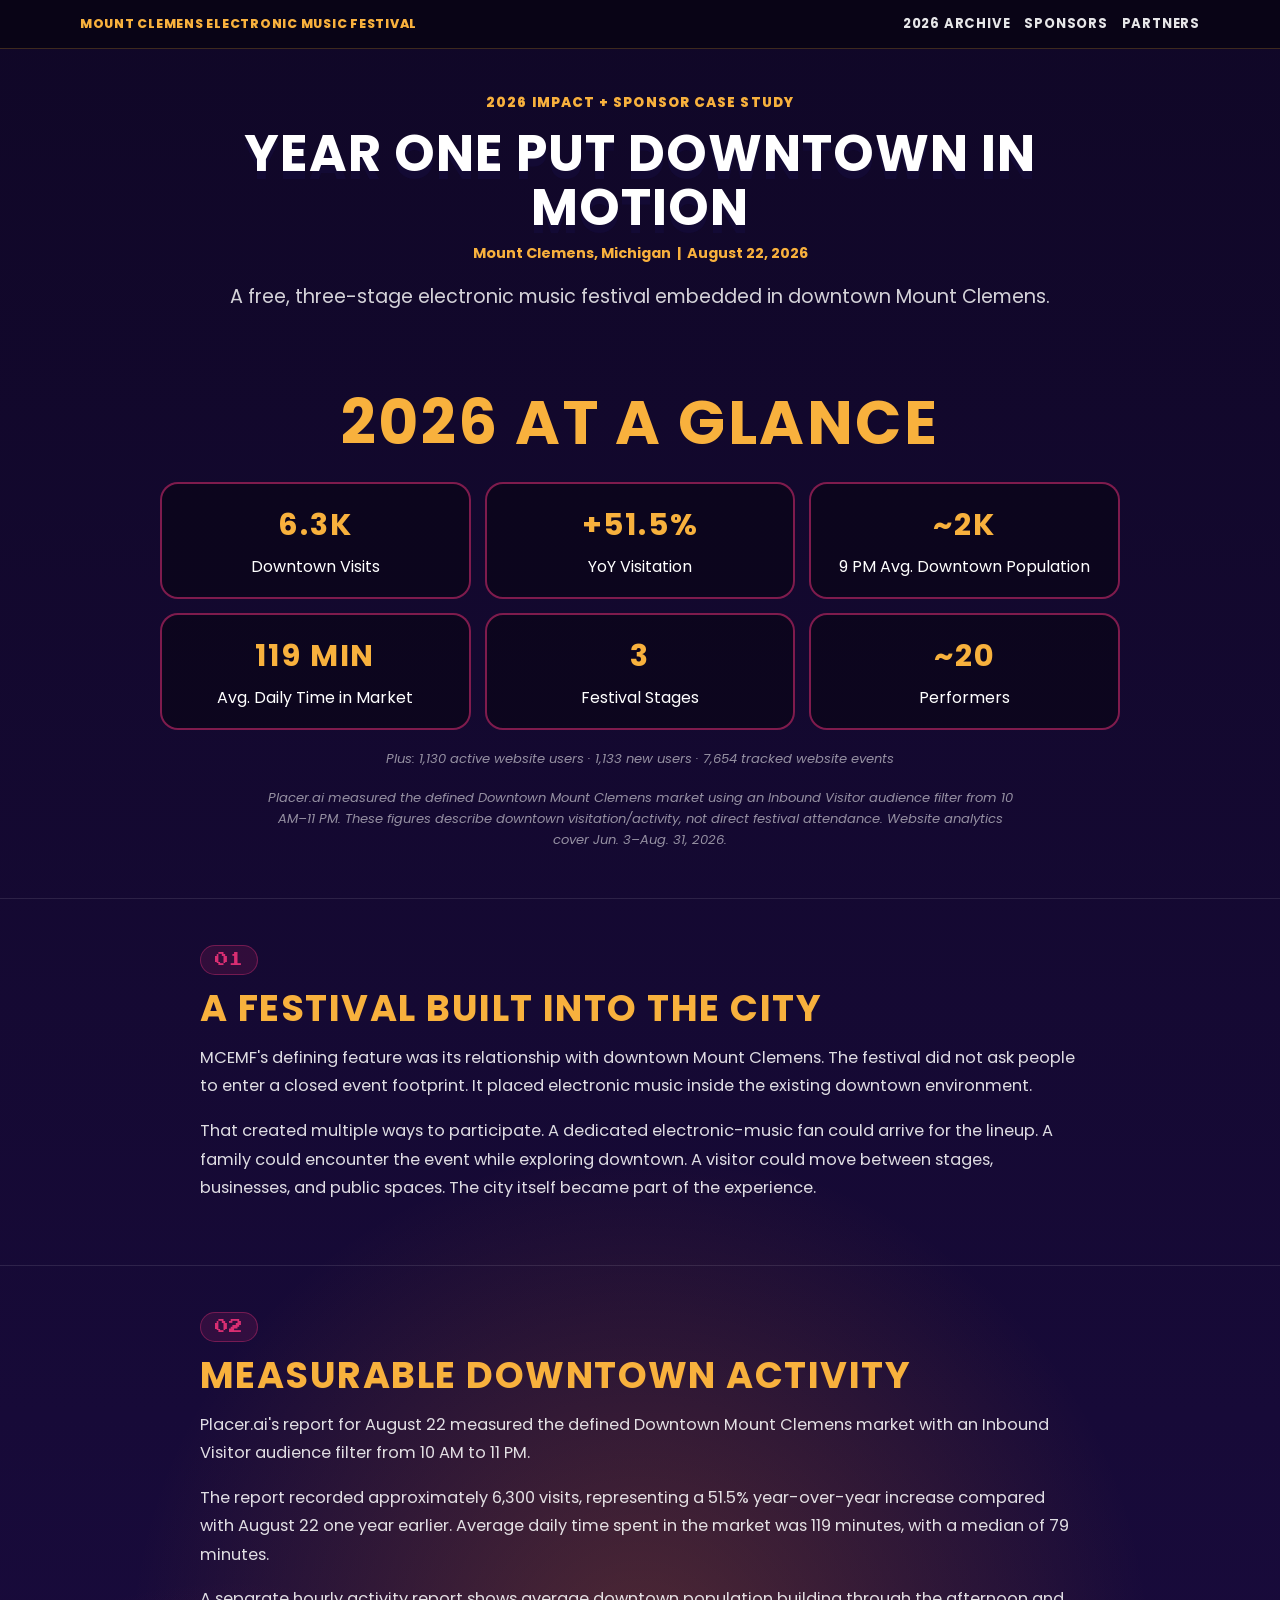
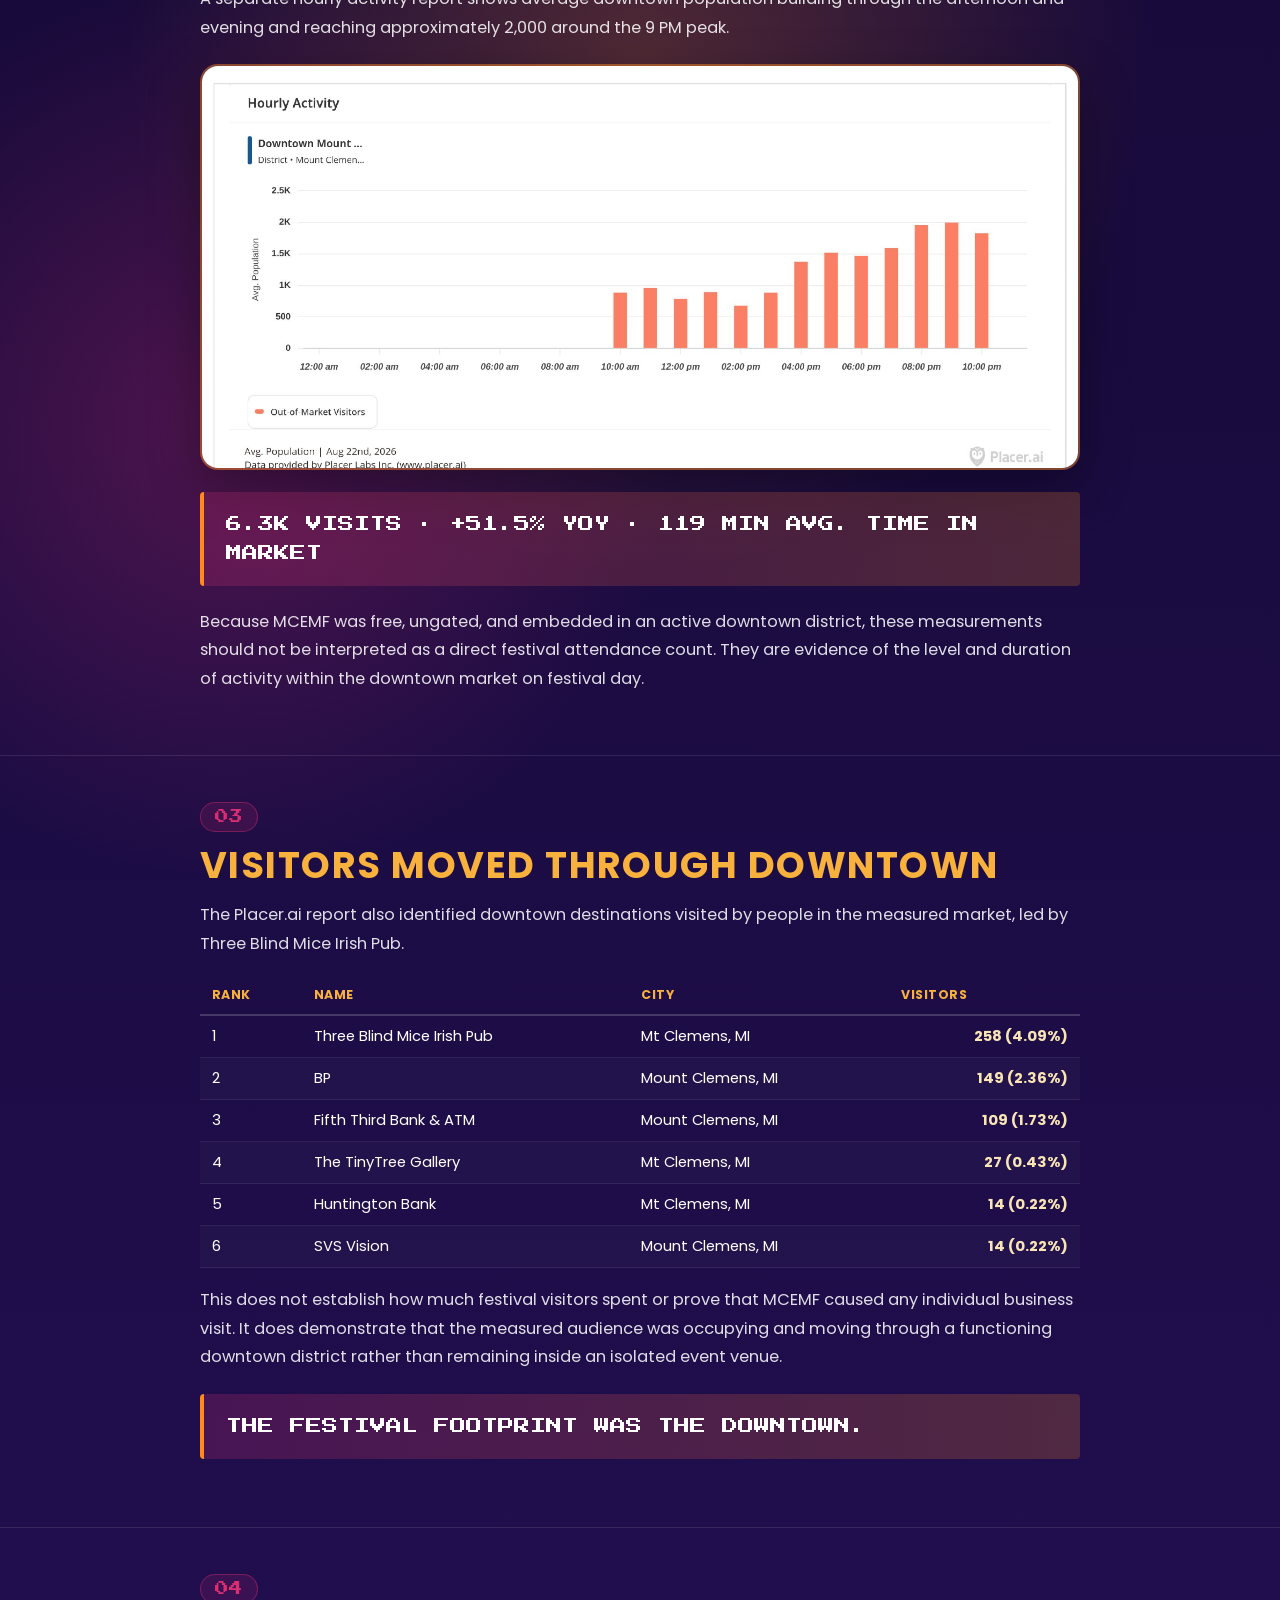
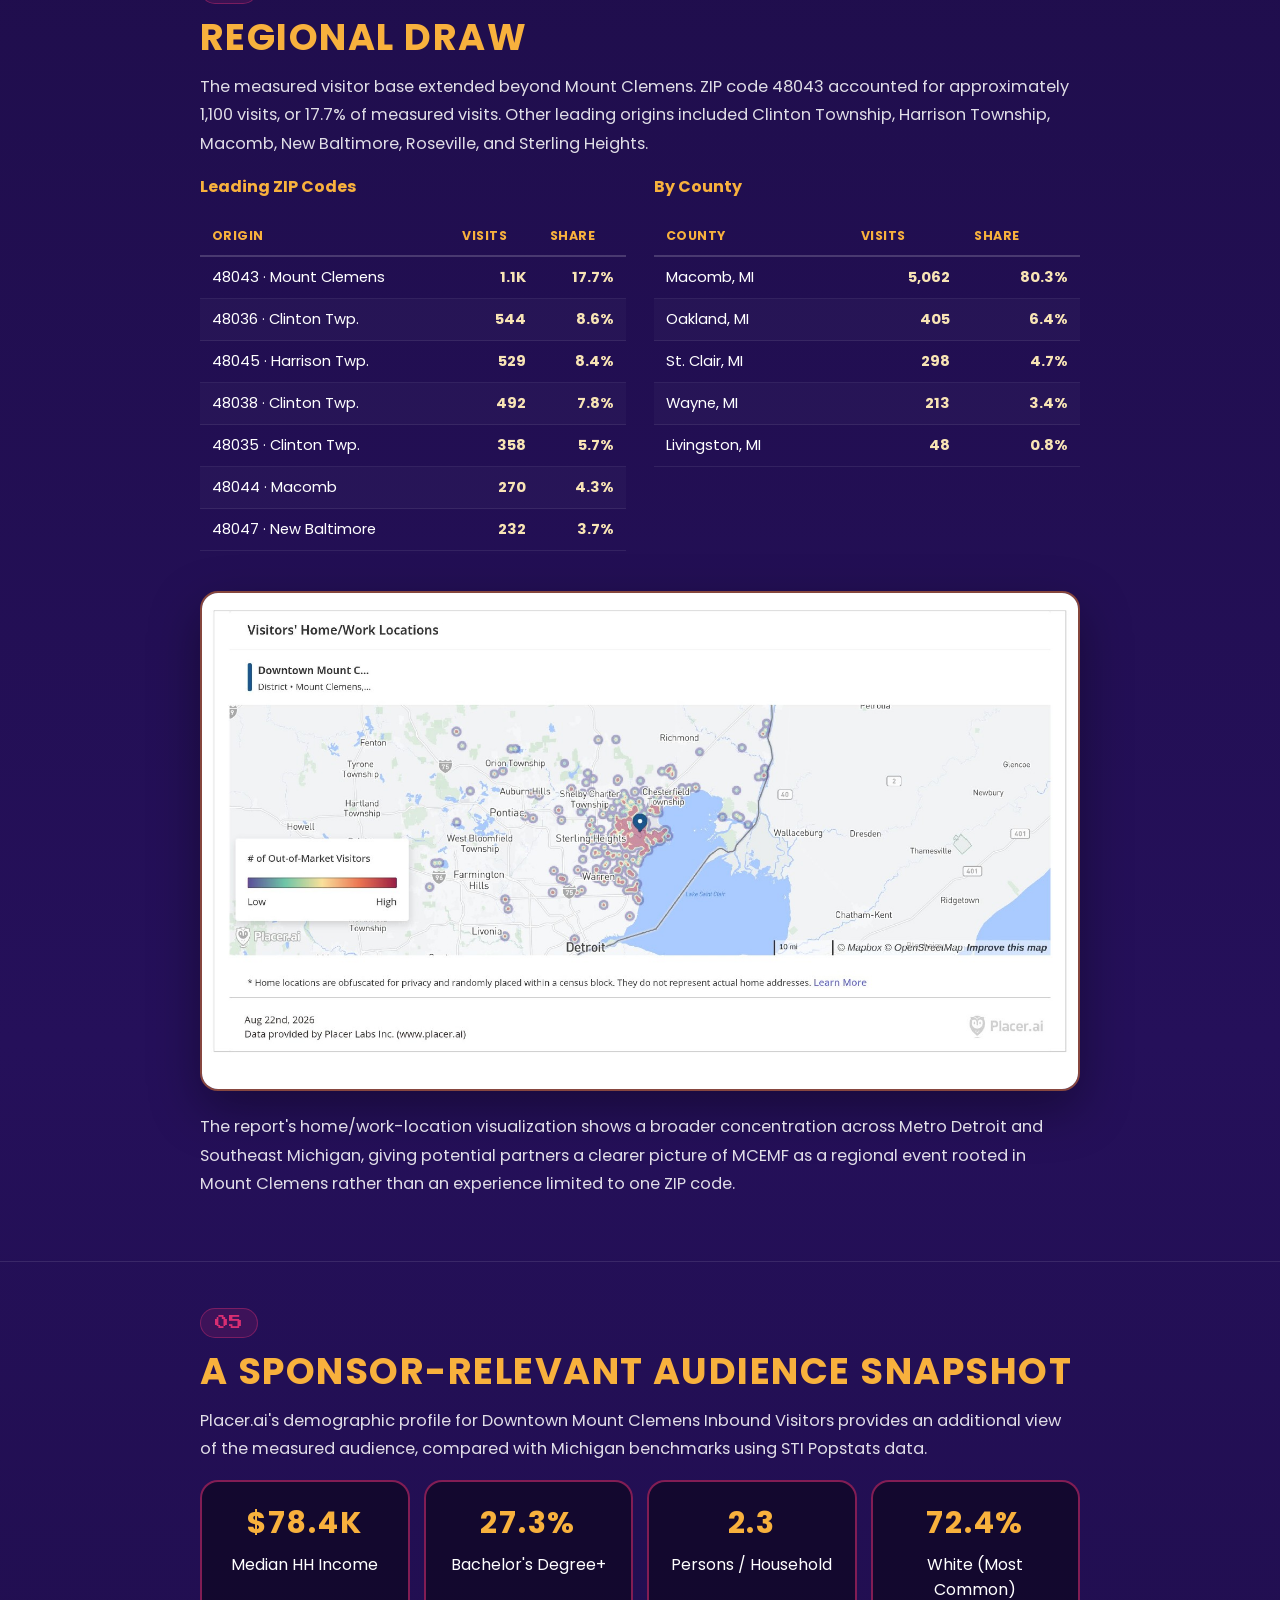
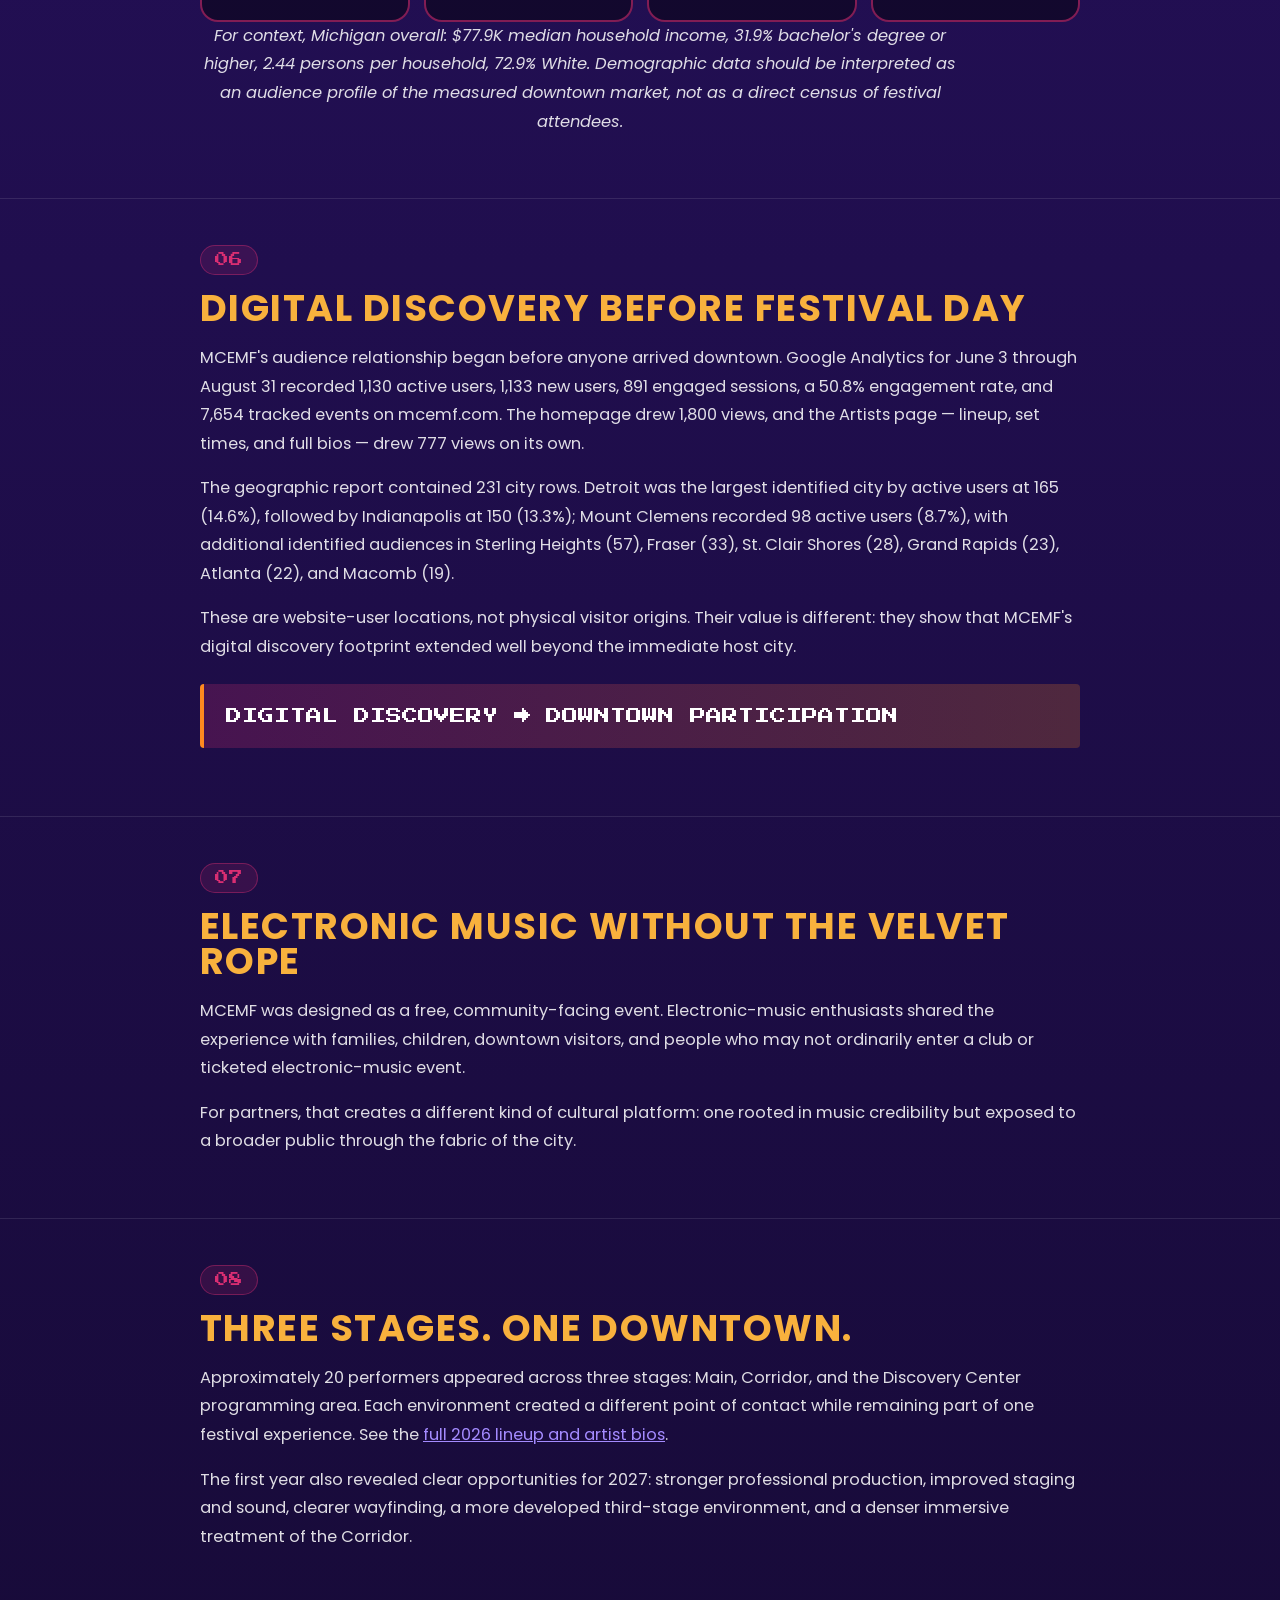
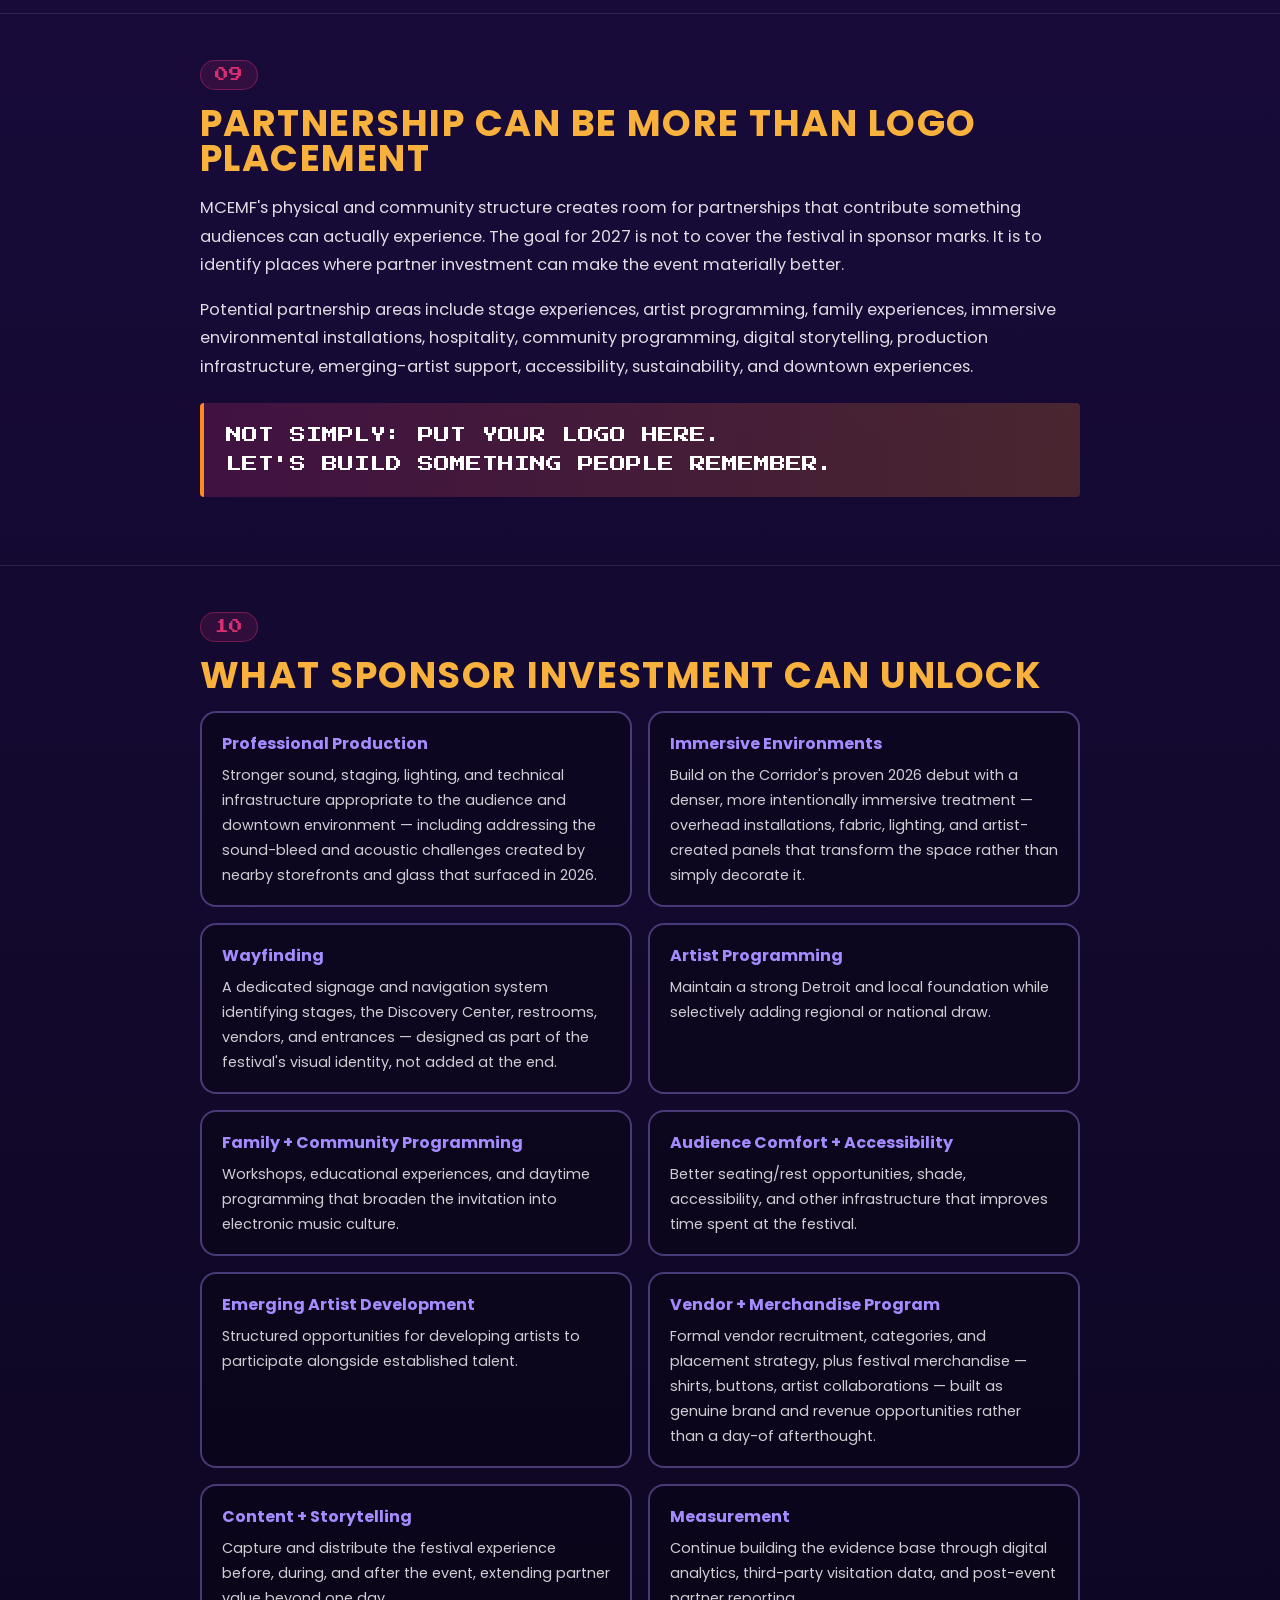
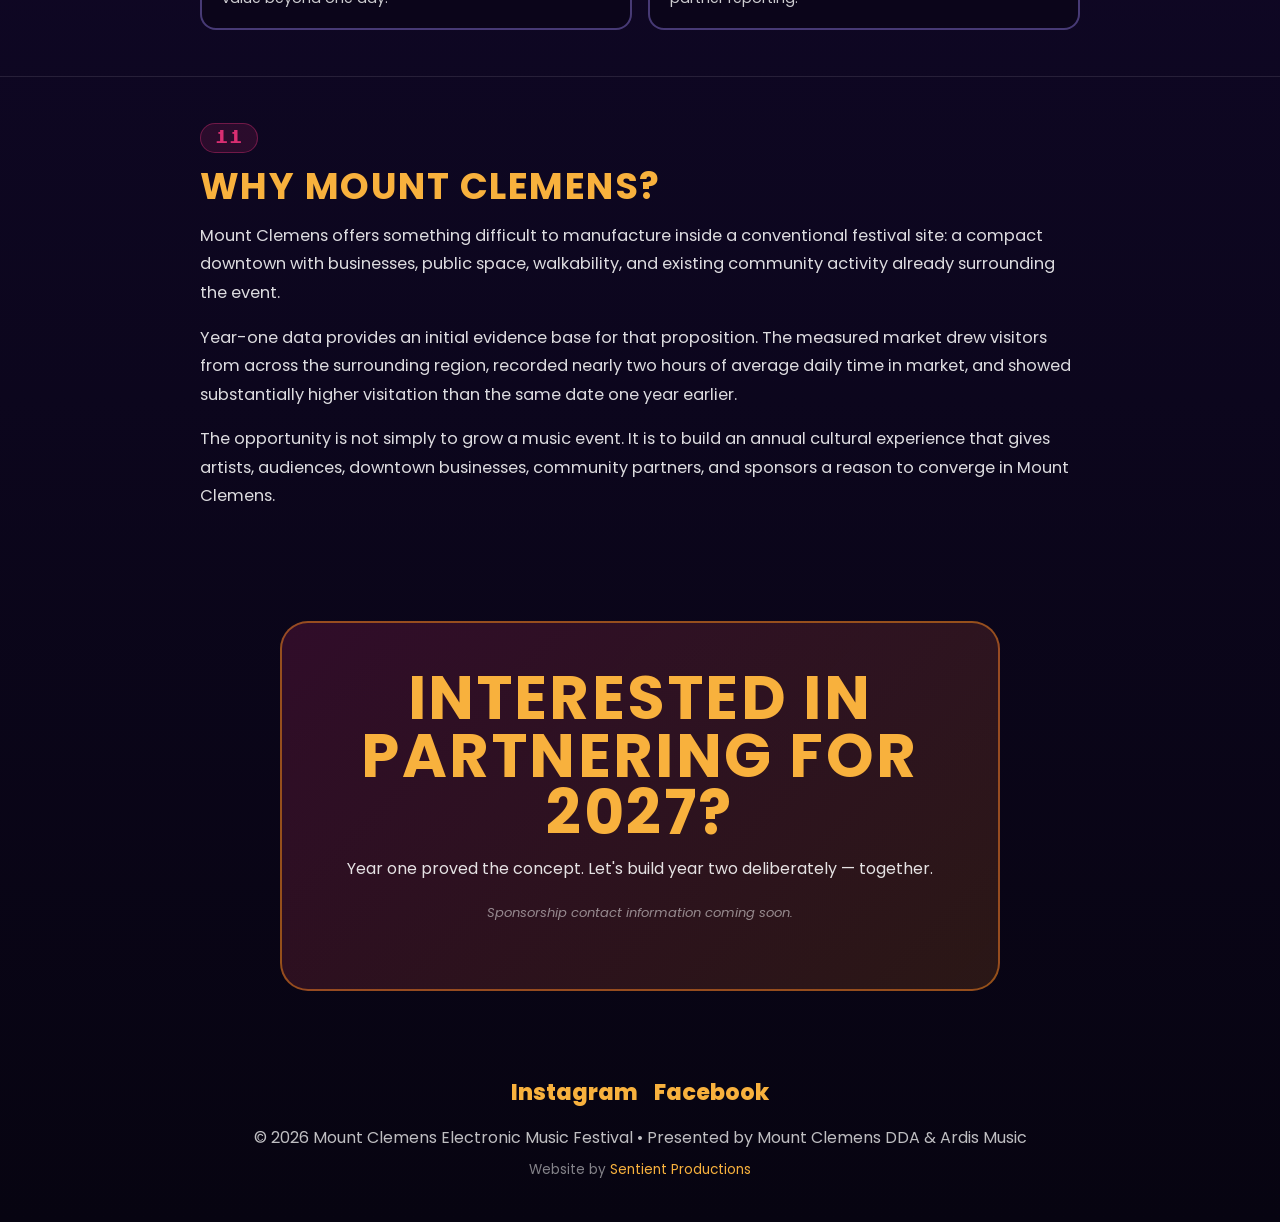
<file: sponsors.html>
<!doctype html>
<html lang="en">
<head>
<meta charset="utf-8"><meta name="viewport" content="width=device-width, initial-scale=1">
<title>2026 Impact &amp; Sponsor Case Study | Mount Clemens Electronic Music Festival</title>
<meta name="description" content="Year one put downtown Mount Clemens in motion. See the 2026 impact data and sponsorship opportunities for the Mount Clemens Electronic Music Festival 2027.">
<link rel="preconnect" href="https://fonts.googleapis.com"><link rel="preconnect" href="https://fonts.gstatic.com" crossorigin>
<link href="https://fonts.googleapis.com/css2?family=Poppins:wght@500;600;700;800&family=Press+Start+2P&display=swap" rel="stylesheet">
<link rel="icon" type="image/png" href="assets/logos/favicon-32.png"><link rel="apple-touch-icon" href="assets/logos/favicon-180.png"><link rel="stylesheet" href="assets/css/style.css">
<!-- Google tag (gtag.js) -->
<script async src="https://www.googletagmanager.com/gtag/js?id=G-82079Z3HRV"></script>
<script>
  window.dataLayer = window.dataLayer || [];
  function gtag(){dataLayer.push(arguments);}
  gtag('js', new Date());
  gtag('config', 'G-82079Z3HRV');
</script>
</head>
<body>
<div id="site-header"></div>
<header class="wrap">
<div class="cs-hero">
<div class="kicker2">2026 Impact + Sponsor Case Study</div>
<h1 class="cs-title">Year One Put Downtown In Motion</h1>
<div class="cs-dateline">Mount Clemens, Michigan &nbsp;|&nbsp; August 22, 2026</div>
<p class="cs-sub">A free, three-stage electronic music festival embedded in downtown Mount Clemens.</p>
</div>
</header>
<main>

<section class="wrap" id="glance">
<div class="section-head"><h2>2026 At a Glance</h2></div>
<div class="stat-grid-6">
<div class="info-item"><strong>6.3K</strong>Downtown Visits</div>
<div class="info-item"><strong>+51.5%</strong>YoY Visitation</div>
<div class="info-item"><strong>~2K</strong>9 PM Avg. Downtown Population</div>
<div class="info-item"><strong>119 MIN</strong>Avg. Daily Time in Market</div>
<div class="info-item"><strong>3</strong>Festival Stages</div>
<div class="info-item"><strong>~20</strong>Performers</div>
</div>
<p class="stat-note">Plus: 1,130 active website users &middot; 1,133 new users &middot; 7,654 tracked website events</p>
<p class="stat-note">Placer.ai measured the defined Downtown Mount Clemens market using an Inbound Visitor audience filter from 10 AM&ndash;11 PM. These figures describe downtown visitation/activity, not direct festival attendance. Website analytics cover Jun. 3&ndash;Aug. 31, 2026.</p>
</section>

<section class="cs-section" id="built-into-city">
<div class="wrap cs-section-inner">
<span class="cs-number">01</span>
<h2>A Festival Built Into the City</h2>
<p>MCEMF's defining feature was its relationship with downtown Mount Clemens. The festival did not ask people to enter a closed event footprint. It placed electronic music inside the existing downtown environment.</p>
<p>That created multiple ways to participate. A dedicated electronic-music fan could arrive for the lineup. A family could encounter the event while exploring downtown. A visitor could move between stages, businesses, and public spaces. The city itself became part of the experience.</p>
</div>
</section>

<section class="cs-section" id="measurable-activity">
<div class="wrap cs-section-inner">
<span class="cs-number">02</span>
<h2>Measurable Downtown Activity</h2>
<p>Placer.ai's report for August 22 measured the defined Downtown Mount Clemens market with an Inbound Visitor audience filter from 10 AM to 11 PM.</p>
<p>The report recorded approximately 6,300 visits, representing a 51.5% year-over-year increase compared with August 22 one year earlier. Average daily time spent in the market was 119 minutes, with a median of 79 minutes.</p>
<p>A separate hourly activity report shows average downtown population building through the afternoon and evening and reaching approximately 2,000 around the 9 PM peak.</p>
<div class="cs-image-card"><img src="assets/images/hourly-activity-chart.png" alt="Hourly activity chart showing average downtown population building from 10 AM through a 9 PM peak of approximately 2,000"></div>
<div class="cs-callout">6.3K VISITS &middot; +51.5% YOY &middot; 119 MIN AVG. TIME IN MARKET</div>
<p>Because MCEMF was free, ungated, and embedded in an active downtown district, these measurements should not be interpreted as a direct festival attendance count. They are evidence of the level and duration of activity within the downtown market on festival day.</p>
</div>
</section>

<section class="cs-section" id="visitors-moved">
<div class="wrap cs-section-inner">
<span class="cs-number">03</span>
<h2>Visitors Moved Through Downtown</h2>
<p>The Placer.ai report also identified downtown destinations visited by people in the measured market, led by Three Blind Mice Irish Pub.</p>
<table class="cs-table">
<thead><tr><th>Rank</th><th>Name</th><th>City</th><th class="num">Visitors</th></tr></thead>
<tbody>
<tr><td>1</td><td>Three Blind Mice Irish Pub</td><td>Mt Clemens, MI</td><td class="num">258 (4.09%)</td></tr>
<tr><td>2</td><td>BP</td><td>Mount Clemens, MI</td><td class="num">149 (2.36%)</td></tr>
<tr><td>3</td><td>Fifth Third Bank &amp; ATM</td><td>Mount Clemens, MI</td><td class="num">109 (1.73%)</td></tr>
<tr><td>4</td><td>The TinyTree Gallery</td><td>Mt Clemens, MI</td><td class="num">27 (0.43%)</td></tr>
<tr><td>5</td><td>Huntington Bank</td><td>Mt Clemens, MI</td><td class="num">14 (0.22%)</td></tr>
<tr><td>6</td><td>SVS Vision</td><td>Mount Clemens, MI</td><td class="num">14 (0.22%)</td></tr>
</tbody>
</table>
<p>This does not establish how much festival visitors spent or prove that MCEMF caused any individual business visit. It does demonstrate that the measured audience was occupying and moving through a functioning downtown district rather than remaining inside an isolated event venue.</p>
<div class="cs-callout">THE FESTIVAL FOOTPRINT WAS THE DOWNTOWN.</div>
</div>
</section>

<section class="cs-section" id="regional-draw">
<div class="wrap cs-section-inner">
<span class="cs-number">04</span>
<h2>Regional Draw</h2>
<p>The measured visitor base extended beyond Mount Clemens. ZIP code 48043 accounted for approximately 1,100 visits, or 17.7% of measured visits. Other leading origins included Clinton Township, Harrison Township, Macomb, New Baltimore, Roseville, and Sterling Heights.</p>
<div class="cs-two-col">
<div>
<h3 style="color:var(--gold);margin:0 0 10px;font-size:1rem">Leading ZIP Codes</h3>
<table class="cs-table">
<thead><tr><th>Origin</th><th class="num">Visits</th><th class="num">Share</th></tr></thead>
<tbody>
<tr><td>48043 &middot; Mount Clemens</td><td class="num">1.1K</td><td class="num">17.7%</td></tr>
<tr><td>48036 &middot; Clinton Twp.</td><td class="num">544</td><td class="num">8.6%</td></tr>
<tr><td>48045 &middot; Harrison Twp.</td><td class="num">529</td><td class="num">8.4%</td></tr>
<tr><td>48038 &middot; Clinton Twp.</td><td class="num">492</td><td class="num">7.8%</td></tr>
<tr><td>48035 &middot; Clinton Twp.</td><td class="num">358</td><td class="num">5.7%</td></tr>
<tr><td>48044 &middot; Macomb</td><td class="num">270</td><td class="num">4.3%</td></tr>
<tr><td>48047 &middot; New Baltimore</td><td class="num">232</td><td class="num">3.7%</td></tr>
</tbody>
</table>
</div>
<div>
<h3 style="color:var(--gold);margin:0 0 10px;font-size:1rem">By County</h3>
<table class="cs-table">
<thead><tr><th>County</th><th class="num">Visits</th><th class="num">Share</th></tr></thead>
<tbody>
<tr><td>Macomb, MI</td><td class="num">5,062</td><td class="num">80.3%</td></tr>
<tr><td>Oakland, MI</td><td class="num">405</td><td class="num">6.4%</td></tr>
<tr><td>St. Clair, MI</td><td class="num">298</td><td class="num">4.7%</td></tr>
<tr><td>Wayne, MI</td><td class="num">213</td><td class="num">3.4%</td></tr>
<tr><td>Livingston, MI</td><td class="num">48</td><td class="num">0.8%</td></tr>
</tbody>
</table>
</div>
</div>
<div class="cs-image-card"><img src="assets/images/visitor-origin-map.jpg" alt="Map showing visitor home and work locations concentrated across Macomb County and Metro Detroit"></div>
<p>The report's home/work-location visualization shows a broader concentration across Metro Detroit and Southeast Michigan, giving potential partners a clearer picture of MCEMF as a regional event rooted in Mount Clemens rather than an experience limited to one ZIP code.</p>
</div>
</section>

<section class="cs-section" id="audience-snapshot">
<div class="wrap cs-section-inner">
<span class="cs-number">05</span>
<h2>A Sponsor-Relevant Audience Snapshot</h2>
<p>Placer.ai's demographic profile for Downtown Mount Clemens Inbound Visitors provides an additional view of the measured audience, compared with Michigan benchmarks using STI Popstats data.</p>
<div class="stat-grid-6" style="grid-template-columns:repeat(4,1fr)">
<div class="info-item"><strong>$78.4K</strong>Median HH Income</div>
<div class="info-item"><strong>27.3%</strong>Bachelor's Degree+</div>
<div class="info-item"><strong>2.3</strong>Persons / Household</div>
<div class="info-item"><strong>72.4%</strong>White (Most Common)</div>
</div>
<p class="stat-note">For context, Michigan overall: $77.9K median household income, 31.9% bachelor's degree or higher, 2.44 persons per household, 72.9% White. Demographic data should be interpreted as an audience profile of the measured downtown market, not as a direct census of festival attendees.</p>
</div>
</section>

<section class="cs-section" id="digital-discovery">
<div class="wrap cs-section-inner">
<span class="cs-number">06</span>
<h2>Digital Discovery Before Festival Day</h2>
<p>MCEMF's audience relationship began before anyone arrived downtown. Google Analytics for June 3 through August 31 recorded 1,130 active users, 1,133 new users, 891 engaged sessions, a 50.8% engagement rate, and 7,654 tracked events on mcemf.com. The homepage drew 1,800 views, and the Artists page &mdash; lineup, set times, and full bios &mdash; drew 777 views on its own.</p>
<p>The geographic report contained 231 city rows. Detroit was the largest identified city by active users at 165 (14.6%), followed by Indianapolis at 150 (13.3%); Mount Clemens recorded 98 active users (8.7%), with additional identified audiences in Sterling Heights (57), Fraser (33), St. Clair Shores (28), Grand Rapids (23), Atlanta (22), and Macomb (19).</p>
<p>These are website-user locations, not physical visitor origins. Their value is different: they show that MCEMF's digital discovery footprint extended well beyond the immediate host city.</p>
<div class="cs-callout">DIGITAL DISCOVERY &rarr; DOWNTOWN PARTICIPATION</div>
</div>
</section>

<section class="cs-section" id="no-velvet-rope">
<div class="wrap cs-section-inner">
<span class="cs-number">07</span>
<h2>Electronic Music Without the Velvet Rope</h2>
<p>MCEMF was designed as a free, community-facing event. Electronic-music enthusiasts shared the experience with families, children, downtown visitors, and people who may not ordinarily enter a club or ticketed electronic-music event.</p>
<p>For partners, that creates a different kind of cultural platform: one rooted in music credibility but exposed to a broader public through the fabric of the city.</p>
</div>
</section>

<section class="cs-section" id="three-stages">
<div class="wrap cs-section-inner">
<span class="cs-number">08</span>
<h2>Three Stages. One Downtown.</h2>
<p>Approximately 20 performers appeared across three stages: Main, Corridor, and the Discovery Center programming area. Each environment created a different point of contact while remaining part of one festival experience. See the <a href="artists.html" style="color:var(--lavender)">full 2026 lineup and artist bios</a>.</p>
<p>The first year also revealed clear opportunities for 2027: stronger professional production, improved staging and sound, clearer wayfinding, a more developed third-stage environment, and a denser immersive treatment of the Corridor.</p>
</div>
</section>

<section class="cs-section" id="more-than-logo">
<div class="wrap cs-section-inner">
<span class="cs-number">09</span>
<h2>Partnership Can Be More Than Logo Placement</h2>
<p>MCEMF's physical and community structure creates room for partnerships that contribute something audiences can actually experience. The goal for 2027 is not to cover the festival in sponsor marks. It is to identify places where partner investment can make the event materially better.</p>
<p>Potential partnership areas include stage experiences, artist programming, family experiences, immersive environmental installations, hospitality, community programming, digital storytelling, production infrastructure, emerging-artist support, accessibility, sustainability, and downtown experiences.</p>
<div class="cs-callout">NOT SIMPLY: PUT YOUR LOGO HERE.<br>LET'S BUILD SOMETHING PEOPLE REMEMBER.</div>
</div>
</section>

<section class="cs-section" id="unlock">
<div class="wrap cs-section-inner">
<span class="cs-number">10</span>
<h2>What Sponsor Investment Can Unlock</h2>
<div class="unlock-grid">
<div class="unlock-item"><strong>Professional Production</strong><span>Stronger sound, staging, lighting, and technical infrastructure appropriate to the audience and downtown environment &mdash; including addressing the sound-bleed and acoustic challenges created by nearby storefronts and glass that surfaced in 2026.</span></div>
<div class="unlock-item"><strong>Immersive Environments</strong><span>Build on the Corridor's proven 2026 debut with a denser, more intentionally immersive treatment &mdash; overhead installations, fabric, lighting, and artist-created panels that transform the space rather than simply decorate it.</span></div>
<div class="unlock-item"><strong>Wayfinding</strong><span>A dedicated signage and navigation system identifying stages, the Discovery Center, restrooms, vendors, and entrances &mdash; designed as part of the festival's visual identity, not added at the end.</span></div>
<div class="unlock-item"><strong>Artist Programming</strong><span>Maintain a strong Detroit and local foundation while selectively adding regional or national draw.</span></div>
<div class="unlock-item"><strong>Family + Community Programming</strong><span>Workshops, educational experiences, and daytime programming that broaden the invitation into electronic music culture.</span></div>
<div class="unlock-item"><strong>Audience Comfort + Accessibility</strong><span>Better seating/rest opportunities, shade, accessibility, and other infrastructure that improves time spent at the festival.</span></div>
<div class="unlock-item"><strong>Emerging Artist Development</strong><span>Structured opportunities for developing artists to participate alongside established talent.</span></div>
<div class="unlock-item"><strong>Vendor + Merchandise Program</strong><span>Formal vendor recruitment, categories, and placement strategy, plus festival merchandise &mdash; shirts, buttons, artist collaborations &mdash; built as genuine brand and revenue opportunities rather than a day-of afterthought.</span></div>
<div class="unlock-item"><strong>Content + Storytelling</strong><span>Capture and distribute the festival experience before, during, and after the event, extending partner value beyond one day.</span></div>
<div class="unlock-item"><strong>Measurement</strong><span>Continue building the evidence base through digital analytics, third-party visitation data, and post-event partner reporting.</span></div>
</div>
</div>
</section>

<section class="cs-section" id="why-mount-clemens">
<div class="wrap cs-section-inner">
<span class="cs-number">11</span>
<h2>Why Mount Clemens?</h2>
<p>Mount Clemens offers something difficult to manufacture inside a conventional festival site: a compact downtown with businesses, public space, walkability, and existing community activity already surrounding the event.</p>
<p>Year-one data provides an initial evidence base for that proposition. The measured market drew visitors from across the surrounding region, recorded nearly two hours of average daily time in market, and showed substantially higher visitation than the same date one year earlier.</p>
<p>The opportunity is not simply to grow a music event. It is to build an annual cultural experience that gives artists, audiences, downtown businesses, community partners, and sponsors a reason to converge in Mount Clemens.</p>
</div>
</section>

<section class="wrap" id="sponsor-cta">
<div class="sponsor-cta">
<h2>Interested in Partnering for 2027?</h2>
<p>Year one proved the concept. Let's build year two deliberately &mdash; together.</p>
<p class="placeholder-note">Sponsorship contact information coming soon.</p>
</div>
</section>

</main>
<div id="site-footer"></div>
<script src="assets/js/include-partials.js"></script>
</body></html>
</file>
<file: assets/css/style.css>
:root{--midnight:#171133;--deep:#2C205D;--magenta:#D92E72;--orange:#FF8A1F;--gold:#F8B13D;--cream:#F8E4B5;--lavender:#A48BFF;--white:#fff}
*{box-sizing:border-box} html{scroll-behavior:smooth} body{margin:0;font-family:Poppins,system-ui,sans-serif;color:white;background:radial-gradient(circle at 50% 18%,rgba(255,138,31,.24),transparent 32rem),radial-gradient(circle at 18% 22%,rgba(217,46,114,.28),transparent 28rem),linear-gradient(180deg,#100727 0%,#25105a 46%,#070411 100%);min-height:100vh}
a{color:inherit} .wrap{width:min(1120px,calc(100% - 32px));margin:0 auto}
.nav{position:sticky;top:0;z-index:5;backdrop-filter:blur(16px);background:rgba(8,4,18,.78);border-bottom:1px solid rgba(248,177,61,.22)} .nav-inner{display:flex;align-items:center;justify-content:space-between;gap:18px;padding:14px 0} .brand-mini{font-weight:800;letter-spacing:.06em;color:var(--gold);text-transform:uppercase;font-size:.78rem;line-height:1.25} .nav-links{display:flex;flex-wrap:wrap;gap:14px;justify-content:flex-end;font-size:.82rem;font-weight:700;text-transform:uppercase;letter-spacing:.06em} .nav-links a{text-decoration:none;opacity:.9} .nav-links a:hover{color:var(--gold)}
header{padding:44px 0 24px;text-align:center} .kicker{color:var(--gold);font-weight:800;letter-spacing:.09em;text-transform:uppercase;font-size:clamp(.8rem,2vw,1.2rem)} h1{margin:10px 0 6px;font-size:clamp(2rem,8vw,5.8rem);line-height:.88;text-transform:uppercase;letter-spacing:.02em;text-shadow:0 8px 0 rgba(20,10,55,.86)} .subhead{color:var(--gold);font-weight:800;text-transform:uppercase;letter-spacing:.14em;font-size:clamp(1rem,3vw,2.1rem)} .badges{display:flex;flex-wrap:wrap;justify-content:center;gap:12px;margin-top:18px} .badge{font-family:"Press Start 2P",monospace;font-size:clamp(.55rem,1.2vw,.78rem);border:2px solid var(--magenta);border-radius:999px;padding:10px 13px;background:rgba(23,17,51,.82)}
.hero{display:grid;grid-template-columns:minmax(300px,440px) 1fr;gap:36px;align-items:center;padding:18px 0 40px} .poster-card{border:2px solid rgba(255,138,31,.62);border-radius:20px;overflow:hidden;background:rgba(8,4,18,.62);box-shadow:0 24px 70px rgba(0,0,0,.42)} .poster-card-logo{padding:28px;background:#fff} .poster-card img{display:block;width:100%;height:auto} .poster-credit{margin:10px 0 0;text-align:center;font-size:.82rem;color:rgba(255,255,255,.55)} .poster-credit a{color:var(--gold);text-decoration:none;border-bottom:1px solid transparent} .poster-credit a:hover{border-color:var(--orange)}
.intro-card{border:2px solid rgba(217,46,114,.52);border-radius:28px;padding:clamp(22px,4vw,40px);background:linear-gradient(135deg,rgba(44,32,93,.9),rgba(23,17,51,.76));box-shadow:0 24px 70px rgba(0,0,0,.32)} .eyebrow{font-family:"Press Start 2P",monospace;color:var(--gold);font-size:.72rem;line-height:1.6;margin-bottom:16px} .intro-card h2,section h2{margin:0 0 18px;color:var(--gold);text-transform:uppercase;letter-spacing:.04em;font-size:clamp(2rem,5vw,3.8rem);line-height:.95} .intro-card p{margin:0 0 20px;font-size:clamp(1rem,2vw,1.15rem);line-height:1.65;color:rgba(255,255,255,.9)} .cta-row{display:flex;flex-wrap:wrap;gap:12px;margin-top:24px} .button{display:inline-flex;align-items:center;justify-content:center;min-height:44px;padding:0 18px;border-radius:999px;text-decoration:none;font-weight:800;text-transform:uppercase;letter-spacing:.05em;background:linear-gradient(90deg,var(--magenta),var(--orange));color:white} .button.secondary{background:transparent;border:2px solid var(--orange);color:var(--cream)}
section{padding:48px 0} .section-head{text-align:center;max-width:760px;margin:0 auto 30px} .section-head p{margin:0;color:rgba(255,255,255,.78);line-height:1.6} .video-frame{position:relative;width:100%;max-width:860px;margin:0 auto;aspect-ratio:16/9;border-radius:16px;overflow:hidden;border:1px solid rgba(255,138,31,.35)} .video-frame iframe{position:absolute;inset:0;width:100%;height:100%;border:0} .lineup-grid{display:grid;grid-template-columns:repeat(3,1fr);gap:18px} .lineup-poster-link{display:block;max-width:340px;margin:0 auto 30px;border-radius:16px;overflow:hidden;border:2px solid rgba(255,138,31,.5);box-shadow:0 18px 50px rgba(0,0,0,.38)} .lineup-poster-link img{display:block;width:100%;height:auto;transition:transform .25s} .lineup-poster-link:hover img{transform:scale(1.03)} .stage{border:2px solid rgba(255,138,31,.5);border-radius:22px;padding:26px 20px;background:linear-gradient(180deg,rgba(23,17,51,.88),rgba(23,17,51,.56));text-align:center} .stage h3{margin:0 0 18px;font-family:"Press Start 2P",monospace;font-size:clamp(1.1rem,2.6vw,1.8rem);line-height:1.25;text-transform:uppercase} .corridor h3{color:var(--cream)} .main h3{color:var(--orange)} .discovery h3{color:var(--lavender)} .sponsor-note{color:var(--gold);font-size:.78rem;font-weight:800;text-transform:uppercase;letter-spacing:.06em;margin:-6px 0 10px} .zone-logo{width:min(230px,92%);margin:0 auto 18px;display:block;background:transparent} .artists{list-style:none;padding:0;margin:0;display:grid;gap:9px} .artists li{font-weight:700;font-size:clamp(1.05rem,2vw,1.35rem);line-height:1.2}
.info-strip{display:grid;grid-template-columns:repeat(4,1fr);gap:14px} .info-item{border:2px solid rgba(217,46,114,.56);border-radius:18px;padding:18px;background:rgba(8,4,18,.55);text-align:center} .info-item strong{display:block;color:var(--gold);text-transform:uppercase;letter-spacing:.06em;margin-bottom:6px} .info-icon{font-size:1.8rem;line-height:1;margin-bottom:10px}
.partners{display:grid;grid-template-columns:1fr 1.45fr;gap:18px;align-items:stretch} .partner-card{border:2px solid rgba(164,139,255,.42);border-radius:24px;padding:24px;background:rgba(8,4,18,.64)} .partner-card h3{margin:0 0 18px;color:var(--gold);text-transform:uppercase;letter-spacing:.08em;font-size:.95rem} .logo-grid{display:grid;gap:14px;align-items:center} .presented-grid{grid-template-columns:repeat(2,minmax(0,1fr))} .partnership-grid{grid-template-columns:repeat(4,minmax(0,1fr))} .partnership-grid-2{grid-template-columns:repeat(2,minmax(0,1fr));max-width:320px;margin:0 auto} .logo-link{display:flex;align-items:center;justify-content:center;min-height:112px;padding:12px;border-radius:16px;background:rgba(0,0,0,.28);border:1px solid rgba(255,255,255,.13)} .logo-link:hover{border-color:rgba(255,138,31,.7);background:rgba(255,138,31,.08)} .logo-link img{display:block;max-width:100%;max-height:88px;object-fit:contain} .dda img{max-height:62px} .ardis img{max-height:92px} .dtm img{max-height:86px} .snob img{max-height:90px} .minimal img{max-height:104px} .sentient img{max-height:106px}
footer{padding:36px 0 42px;text-align:center;color:rgba(255,255,255,.74)} .credit{margin-top:10px;font-size:.85rem;color:rgba(255,255,255,.5)} .credit a{color:var(--gold);text-decoration:none;border-bottom:1px solid transparent} .credit a:hover{border-color:var(--orange)} .socials{display:flex;flex-wrap:wrap;justify-content:center;gap:16px;margin-bottom:14px;font-weight:800;color:var(--gold);font-size:clamp(1rem,2.4vw,1.4rem)} .socials a{text-decoration:none;border-bottom:2px solid transparent} .socials a:hover{border-color:var(--orange)}
@media(max-width:860px){.hero,.partners{grid-template-columns:1fr}.poster-card{max-width:480px;margin:0 auto}.lineup-grid,.info-strip,.presented-grid,.partnership-grid,.partnership-grid-2{grid-template-columns:1fr}.nav-inner{align-items:flex-start;flex-direction:column}.logo-link{min-height:124px}}
.artists-grid{display:grid;grid-template-columns:repeat(3,1fr);gap:18px} .artist-card{border:2px solid rgba(255,138,31,.4);border-radius:20px;padding:22px;background:linear-gradient(180deg,rgba(23,17,51,.88),rgba(23,17,51,.56))} .artist-card h3{margin:0 0 8px;color:var(--gold);font-size:1.15rem;letter-spacing:.03em} .artist-card .bio{margin:0 0 14px;font-size:.92rem;line-height:1.55;color:rgba(255,255,255,.82)} .artist-links{display:flex;gap:14px;flex-wrap:wrap} .artist-links a{font-size:.8rem;font-weight:800;text-transform:uppercase;letter-spacing:.05em;color:var(--lavender);text-decoration:none;border-bottom:1px solid transparent} .artist-links a:hover{border-color:var(--lavender)}
@media(max-width:860px){.artists-grid{grid-template-columns:1fr}}
.skyline-header{position:relative;overflow:hidden;padding:56px 0 30px;text-align:center;min-height:230px;display:flex;align-items:center;justify-content:center}
.skyline-side{position:absolute;top:50%;transform:translateY(-50%);height:230px;width:auto;max-width:46vw;opacity:.65;pointer-events:none}
.skyline-left{left:0;-webkit-mask-image:linear-gradient(to right,black 45%,transparent 92%);mask-image:linear-gradient(to right,black 45%,transparent 92%)}
.skyline-right{right:0;-webkit-mask-image:linear-gradient(to left,black 45%,transparent 92%);mask-image:linear-gradient(to left,black 45%,transparent 92%)}
.skyline-header-text{position:relative;z-index:2}
@media(max-width:760px){.skyline-header{padding:32px 0 16px;min-height:0} .skyline-side{display:none}}
.schedule-wrap{border:2px solid rgba(255,138,31,.5);border-radius:20px;overflow:hidden;background:rgba(8,4,18,.62);box-shadow:0 24px 70px rgba(0,0,0,.32);margin-bottom:22px}
table.schedule{width:100%;border-collapse:collapse;font-size:.95rem}
table.schedule th,table.schedule td{padding:13px 14px;text-align:left;border-bottom:1px solid rgba(255,255,255,.08)}
table.schedule thead th{font-family:"Press Start 2P",monospace;font-size:.68rem;text-transform:uppercase;letter-spacing:.03em;padding:16px 14px}
table.schedule thead th.time-col{color:rgba(255,255,255,.6);background:rgba(255,255,255,.04)}
table.schedule thead th.main-col{color:var(--orange);background:rgba(255,138,31,.12)}
table.schedule thead th.corridor-col{color:var(--cream);background:rgba(248,228,181,.1)}
table.schedule thead th.discovery-col{color:var(--lavender);background:rgba(164,139,255,.12)}
table.schedule tbody td.time-col{font-weight:700;color:rgba(255,255,255,.55);white-space:nowrap;font-size:.85rem}
table.schedule tbody tr:nth-child(even){background:rgba(255,255,255,.025)}
table.schedule tbody tr:last-child td{border-bottom:none}
table.schedule td a{text-decoration:none;font-weight:700;border-bottom:1px solid transparent}
table.schedule td.main-col a{color:var(--orange)}
table.schedule td.corridor-col a{color:var(--cream)}
table.schedule td.discovery-col a{color:var(--lavender)}
table.schedule td a:hover{border-bottom-color:currentColor}
table.schedule td.empty{color:rgba(255,255,255,.25)}
.schedule-meta{display:flex;flex-wrap:wrap;justify-content:space-between;align-items:center;gap:10px;margin:0 0 44px;font-size:.85rem;color:rgba(255,255,255,.68)}
.schedule-meta .jump a{color:var(--gold);text-decoration:none;font-weight:700;border-bottom:1px solid transparent}
.schedule-meta .jump a:hover{border-bottom-color:var(--gold)}
.schedule-meta .jump span{margin:0 8px;opacity:.5}
.equalizer-divider{display:block;width:100%;max-width:1100px;margin:6px auto 6px;height:auto}
.equalizer-divider img{display:block;width:100%;height:auto}
.meet-artists-head{text-align:center;margin:8px 0 36px}
.meet-artists-head h2{margin:0}
.back-to-top{font-size:.78rem;font-weight:700;color:var(--lavender);text-decoration:none;text-transform:uppercase;letter-spacing:.04em;border-bottom:1px solid transparent}
.back-to-top:hover{border-bottom-color:var(--lavender)}
.stage-section{margin-bottom:52px} .stage-section:last-child{margin-bottom:0}
.stage-section-head{display:flex;align-items:baseline;justify-content:space-between;gap:14px;margin-bottom:22px;padding-bottom:10px;border-bottom:2px solid rgba(255,255,255,.14)}
.stage-section-head h2{margin:0;font-family:"Press Start 2P",monospace;font-size:clamp(1.1rem,2.6vw,1.7rem);text-transform:uppercase;line-height:1.2}
.stage-section-head .stage-time{font-size:.8rem;font-weight:700;color:rgba(255,255,255,.5);text-transform:uppercase;letter-spacing:.04em;white-space:nowrap}
.stage-section.corridor .stage-section-head h2{color:var(--cream)}
.stage-section.main .stage-section-head h2{color:var(--orange)}
.stage-section.discovery .stage-section-head h2{color:var(--lavender)}
.artist-card .time{display:inline-block;font-family:"Press Start 2P",monospace;font-size:.6rem;color:var(--gold);margin-bottom:8px;letter-spacing:.03em}
@media(max-width:860px){.artists-grid{grid-template-columns:1fr} table.schedule{font-size:.82rem} table.schedule th,table.schedule td{padding:9px 8px} table.schedule thead th{font-size:.56rem}}
@keyframes nowPlayingPulse{0%,100%{box-shadow:0 0 0 rgba(255,138,31,0)}50%{box-shadow:0 0 18px rgba(255,138,31,.55)}}
.now-playing-cell{position:relative;background:rgba(255,138,31,.14) !important}
.now-playing-cell a{animation:nowPlayingPulse 2s ease-in-out infinite;border-radius:6px;padding:2px 6px;margin:-2px -6px}
.now-playing-card{border-color:var(--orange) !important;animation:nowPlayingPulse 2.4s ease-in-out infinite}
.now-playing-badge{display:block;width:max-content;background:linear-gradient(90deg,var(--magenta),var(--orange));color:white;font-family:"Press Start 2P",monospace;font-size:.55rem;text-transform:uppercase;letter-spacing:.03em;padding:5px 9px;border-radius:999px;margin-bottom:10px}
.afterparty-tagline{text-align:center;margin:26px 0 6px;font-weight:800;letter-spacing:.04em;color:var(--magenta);font-size:1.05rem}
.afterparty-address{text-align:center;margin:0;color:rgba(255,255,255,.68);font-size:.95rem}
.map-card{max-width:640px;margin:0 auto;border:2px solid rgba(255,138,31,.5);border-radius:20px;overflow:hidden;box-shadow:0 24px 70px rgba(0,0,0,.42)} .map-card img{display:block;width:100%;height:auto}
#map img{max-width:640px;width:100%;height:auto;display:block;margin:0 auto}
.map-legend{display:flex;flex-wrap:wrap;justify-content:center;gap:22px;margin-top:22px;font-size:.85rem;font-weight:700;color:rgba(255,255,255,.82)} .map-legend span{display:flex;align-items:center;gap:8px} .map-legend .sep{color:rgba(255,255,255,.3);font-weight:400} .dot{width:14px;height:14px;border-radius:50%;display:inline-block} .dot.main{background:#E91E8C} .dot.corridor{background:var(--orange)} .dot.discovery{background:#5B2E8F} .dot.lot{background:#C9B79C}
.archive-banner{background:rgba(255,138,31,.14);border:1px solid rgba(255,138,31,.4);border-radius:14px;padding:14px 20px;margin:18px auto 0;text-align:center;font-size:.9rem;color:rgba(255,255,255,.88)} .archive-banner a{color:var(--gold);font-weight:800;text-decoration:none;border-bottom:1px solid transparent} .archive-banner a:hover{border-bottom-color:var(--gold)}
.archive-teaser-card{max-width:760px;margin:0 auto;text-align:center;border:2px solid rgba(164,139,255,.45);border-radius:28px;padding:clamp(28px,5vw,48px);background:linear-gradient(135deg,rgba(44,32,93,.9),rgba(23,17,51,.76))} .archive-teaser-card h2{margin:0 0 14px} .archive-teaser-card p{margin:0 0 22px;color:rgba(255,255,255,.85);line-height:1.6}
.cs-hero{text-align:center;max-width:860px;margin:0 auto 10px} .cs-hero .kicker2{color:var(--gold);font-weight:800;letter-spacing:.08em;text-transform:uppercase;font-size:.85rem} .cs-hero h1.cs-title{margin:14px 0 8px;font-size:clamp(1.8rem,5vw,3.2rem);line-height:1.05;color:white;text-transform:uppercase} .cs-hero .cs-sub{color:rgba(255,255,255,.82);font-size:clamp(1rem,2vw,1.2rem);line-height:1.6;margin:0 0 6px} .cs-hero .cs-dateline{color:var(--gold);font-weight:700;font-size:.9rem;margin-bottom:18px}
.stat-grid-6{display:grid;grid-template-columns:repeat(3,1fr);gap:14px;max-width:960px;margin:0 auto} .stat-grid-6 .info-item strong{font-size:clamp(1.3rem,2.6vw,1.9rem)}
.stat-note{max-width:760px;margin:18px auto 0;text-align:center;font-size:.82rem;font-style:italic;color:rgba(255,255,255,.55);line-height:1.6}
.cs-section{padding:46px 0;border-top:1px solid rgba(255,255,255,.1)} .cs-section-inner{max-width:880px;margin:0 auto} .cs-number{display:inline-block;font-family:"Press Start 2P",monospace;font-size:.85rem;color:var(--magenta);background:rgba(217,46,114,.14);border:1px solid rgba(217,46,114,.4);border-radius:999px;padding:7px 14px;margin-bottom:16px} .cs-section h2{margin:0 0 18px;font-size:clamp(1.5rem,3.5vw,2.3rem);color:var(--gold)} .cs-section p{font-size:1.02rem;line-height:1.75;color:rgba(255,255,255,.86);margin:0 0 16px} .cs-callout{font-family:"Press Start 2P",monospace;font-size:clamp(.75rem,1.6vw,1rem);line-height:1.8;color:white;background:linear-gradient(90deg,rgba(217,46,114,.22),rgba(255,138,31,.22));border-left:4px solid var(--orange);padding:18px 22px;margin:22px 0;border-radius:4px}
.cs-image-card{border:2px solid rgba(255,138,31,.45);border-radius:18px;overflow:hidden;margin:22px 0;box-shadow:0 18px 50px rgba(0,0,0,.35)} .cs-image-card img{display:block;width:100%;height:auto}
table.cs-table{width:100%;border-collapse:collapse;margin:18px 0;font-size:.92rem} table.cs-table th{text-align:left;padding:10px 12px;color:var(--gold);font-size:.78rem;text-transform:uppercase;letter-spacing:.04em;border-bottom:2px solid rgba(255,255,255,.18)} table.cs-table td{padding:10px 12px;border-bottom:1px solid rgba(255,255,255,.08)} table.cs-table tr:nth-child(even) td{background:rgba(255,255,255,.025)} table.cs-table td.num{text-align:right;font-weight:700;color:var(--cream)}
.cs-two-col{display:grid;grid-template-columns:1fr 1fr;gap:28px;align-items:start}
.unlock-grid{display:grid;grid-template-columns:repeat(2,1fr);gap:16px;margin-top:10px} .unlock-item{border:2px solid rgba(164,139,255,.4);border-radius:16px;padding:18px 20px;background:rgba(8,4,18,.5)} .unlock-item strong{display:block;color:var(--lavender);margin-bottom:6px;font-size:1rem} .unlock-item span{font-size:.9rem;color:rgba(255,255,255,.8);line-height:1.5}
.sponsor-cta{text-align:center;max-width:720px;margin:0 auto;padding:clamp(28px,5vw,46px);border:2px solid rgba(255,138,31,.5);border-radius:28px;background:linear-gradient(135deg,rgba(217,46,114,.18),rgba(255,138,31,.14))} .sponsor-cta h2{margin:0 0 14px} .sponsor-cta p{margin:0 0 20px;color:rgba(255,255,255,.88);line-height:1.6} .sponsor-cta .placeholder-note{font-size:.82rem;color:rgba(255,255,255,.5);font-style:italic;margin-top:16px}
@media(max-width:860px){.stat-grid-6{grid-template-columns:repeat(2,1fr)}.cs-two-col{grid-template-columns:1fr}.unlock-grid{grid-template-columns:1fr}}
</file>
